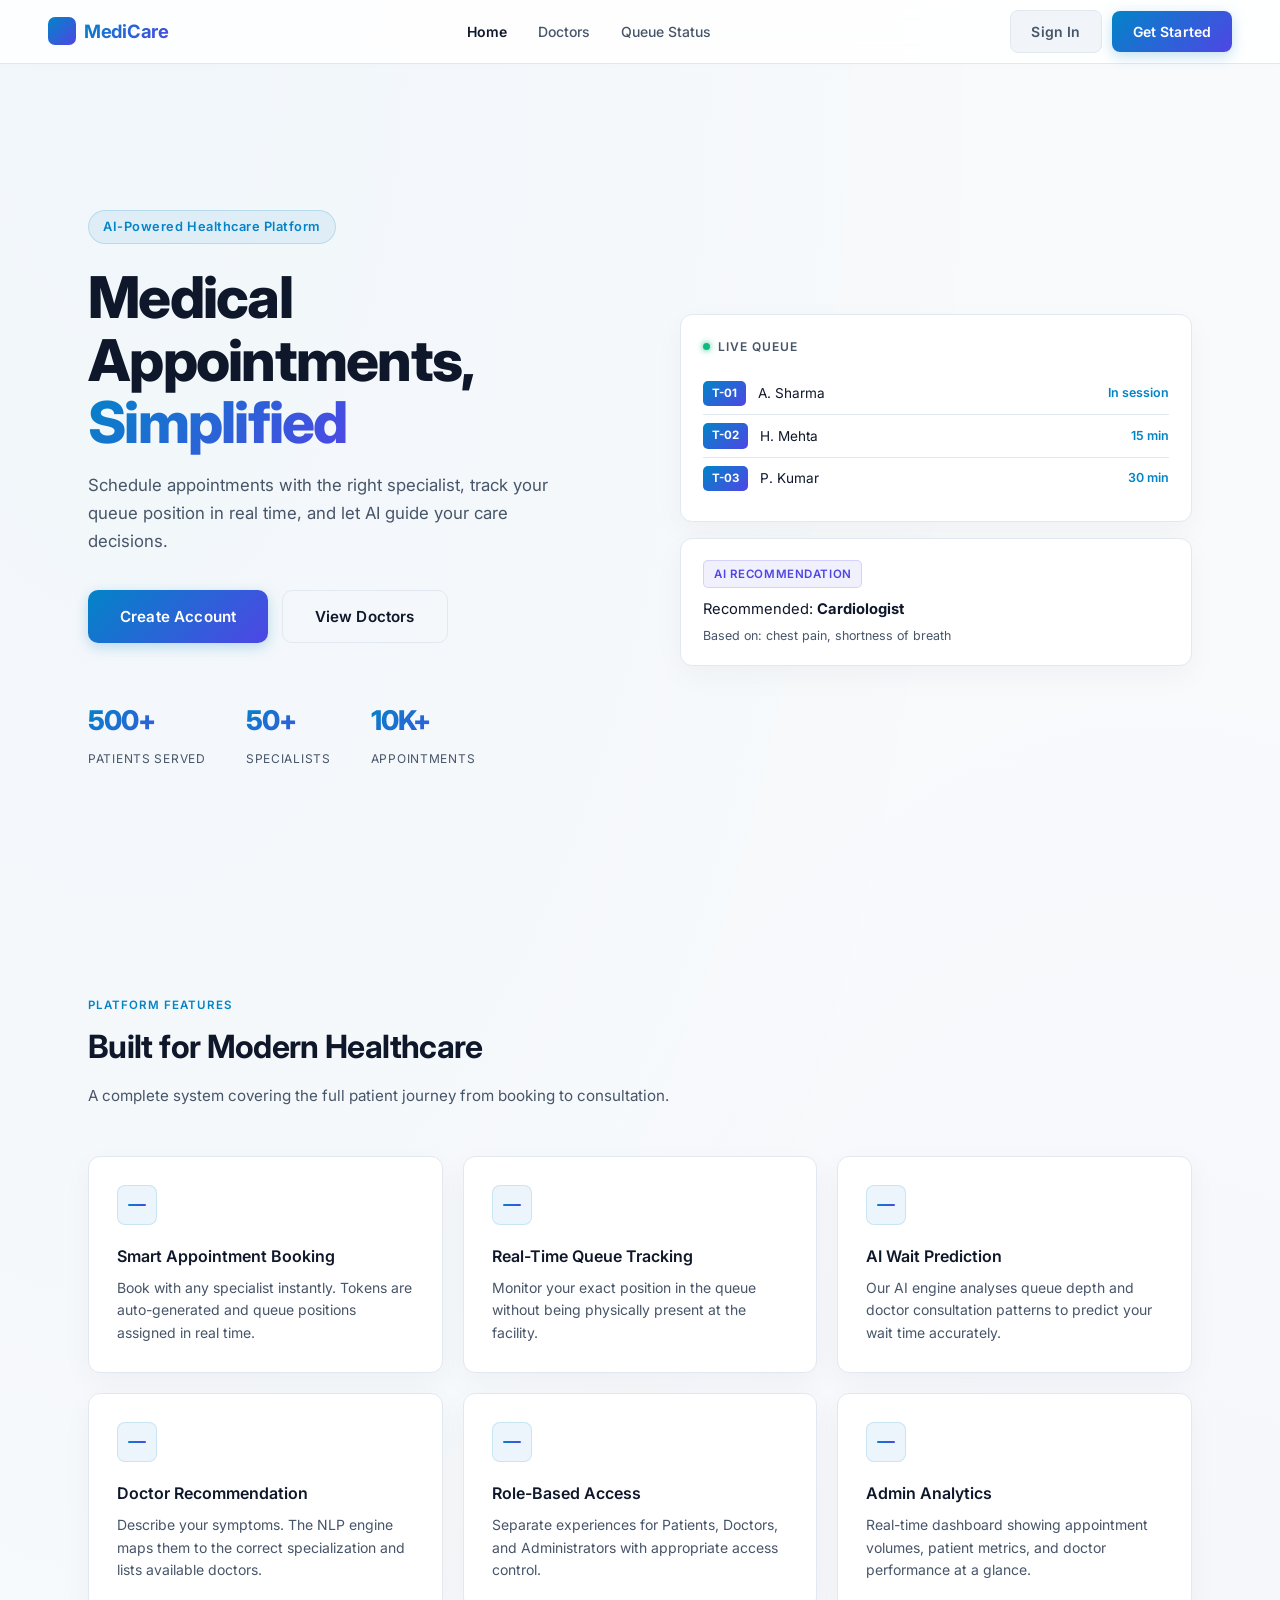
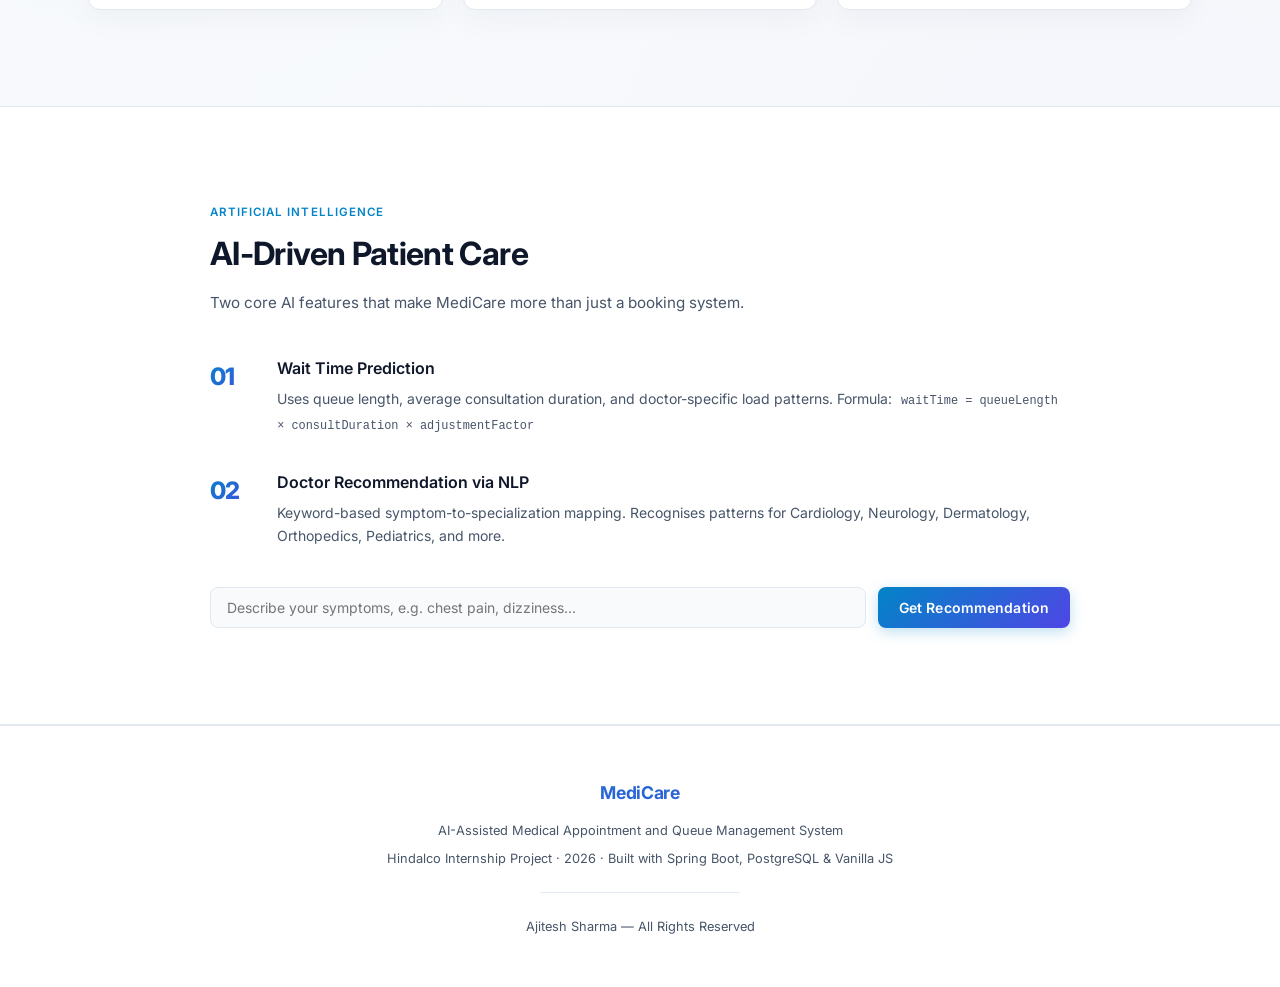
<file: frontend/index.html>
<!DOCTYPE html>
<html lang="en">
<head>
    <meta charset="UTF-8">
    <meta name="viewport" content="width=device-width, initial-scale=1.0">
    <title>MediCare – AI Medical Appointment System</title>
    <meta name="description" content="AI-Assisted Medical Appointment and Queue Management System. Book appointments, track queues, and get AI-powered doctor recommendations.">
    <link rel="preconnect" href="https://fonts.googleapis.com">
    <link href="https://fonts.googleapis.com/css2?family=Inter:wght@300;400;500;600;700;800&display=swap" rel="stylesheet">
    <link rel="stylesheet" href="styles.css">
</head>
<body>

<nav class="navbar">
    <div class="nav-brand">
        <div class="nav-brand-mark"></div>
        <span class="nav-title">MediCare</span>
    </div>
    <ul class="nav-links">
        <li><a href="index.html" class="nav-link active">Home</a></li>
        <li><a href="doctors.html" class="nav-link">Doctors</a></li>
        <li><a href="queue.html" class="nav-link">Queue Status</a></li>
    </ul>
    <div class="nav-actions">
        <a href="login.html" class="btn btn-ghost" id="loginBtn">Sign In</a>
        <a href="register.html" class="btn btn-primary">Get Started</a>
    </div>
</nav>

<!-- HERO -->
<section class="hero">
    <div class="hero-content">
        <span class="hero-eyebrow">AI-Powered Healthcare Platform</span>
        <h1 class="hero-title">Medical Appointments,<br><span class="gradient-text">Simplified</span></h1>
        <p class="hero-desc">Schedule appointments with the right specialist, track your queue position in real time, and let AI guide your care decisions.</p>
        <div class="hero-cta">
            <a href="register.html" class="btn btn-primary btn-lg">Create Account</a>
            <a href="doctors.html" class="btn btn-outline btn-lg">View Doctors</a>
        </div>
        <div class="hero-stats">
            <div>
                <span class="stat-num">500+</span>
                <span class="stat-lbl">Patients Served</span>
            </div>
            <div>
                <span class="stat-num">50+</span>
                <span class="stat-lbl">Specialists</span>
            </div>
            <div>
                <span class="stat-num">10K+</span>
                <span class="stat-lbl">Appointments</span>
            </div>
        </div>
    </div>

    <div class="hero-panel">
        <!-- Live queue preview -->
        <div class="card panel-card">
            <div class="panel-title">
                <span class="live-dot"></span>
                Live Queue
            </div>
            <div class="queue-row">
                <span class="token-chip">T-01</span>
                <span class="queue-name">A. Sharma</span>
                <span class="queue-wait">In session</span>
            </div>
            <div class="queue-row">
                <span class="token-chip">T-02</span>
                <span class="queue-name">H. Mehta</span>
                <span class="queue-wait">15 min</span>
            </div>
            <div class="queue-row">
                <span class="token-chip">T-03</span>
                <span class="queue-name">P. Kumar</span>
                <span class="queue-wait">30 min</span>
            </div>
        </div>

        <!-- AI recommendation preview -->
        <div class="card ai-panel">
            <span class="ai-tag">AI Recommendation</span>
            <div class="ai-rec">Recommended: <strong>Cardiologist</strong></div>
            <div class="ai-sub">Based on: chest pain, shortness of breath</div>
        </div>
    </div>
</section>

<!-- FEATURES -->
<section class="section">
    <div class="section-header">
        <span class="label">Platform Features</span>
        <h2 class="section-title">Built for Modern Healthcare</h2>
        <p class="section-desc">A complete system covering the full patient journey from booking to consultation.</p>
    </div>
    <div class="features-grid">
        <div class="card feature-card">
            <div class="feature-icon-wrap"><div class="feature-icon-line"></div></div>
            <div class="feature-title">Smart Appointment Booking</div>
            <p class="feature-desc">Book with any specialist instantly. Tokens are auto-generated and queue positions assigned in real time.</p>
        </div>
        <div class="card feature-card">
            <div class="feature-icon-wrap"><div class="feature-icon-line"></div></div>
            <div class="feature-title">Real-Time Queue Tracking</div>
            <p class="feature-desc">Monitor your exact position in the queue without being physically present at the facility.</p>
        </div>
        <div class="card feature-card">
            <div class="feature-icon-wrap"><div class="feature-icon-line"></div></div>
            <div class="feature-title">AI Wait Prediction</div>
            <p class="feature-desc">Our AI engine analyses queue depth and doctor consultation patterns to predict your wait time accurately.</p>
        </div>
        <div class="card feature-card">
            <div class="feature-icon-wrap"><div class="feature-icon-line"></div></div>
            <div class="feature-title">Doctor Recommendation</div>
            <p class="feature-desc">Describe your symptoms. The NLP engine maps them to the correct specialization and lists available doctors.</p>
        </div>
        <div class="card feature-card">
            <div class="feature-icon-wrap"><div class="feature-icon-line"></div></div>
            <div class="feature-title">Role-Based Access</div>
            <p class="feature-desc">Separate experiences for Patients, Doctors, and Administrators with appropriate access control.</p>
        </div>
        <div class="card feature-card">
            <div class="feature-icon-wrap"><div class="feature-icon-line"></div></div>
            <div class="feature-title">Admin Analytics</div>
            <p class="feature-desc">Real-time dashboard showing appointment volumes, patient metrics, and doctor performance at a glance.</p>
        </div>
    </div>
</section>

<!-- AI SECTION -->
<section class="ai-section">
    <div class="ai-inner">
        <span class="label">Artificial Intelligence</span>
        <h2 class="section-title" style="margin-bottom:0.6rem">AI-Driven Patient Care</h2>
        <p class="section-desc" style="margin-bottom:2.5rem">Two core AI features that make MediCare more than just a booking system.</p>

        <div class="ai-points">
            <div class="ai-point">
                <div class="ai-num">01</div>
                <div>
                    <div class="ai-point-title">Wait Time Prediction</div>
                    <p class="ai-point-desc">Uses queue length, average consultation duration, and doctor-specific load patterns. Formula: <code style="background:rgba(255,255,255,0.05);padding:0.1em 0.4em;border-radius:4px;font-size:0.85em">waitTime = queueLength × consultDuration × adjustmentFactor</code></p>
                </div>
            </div>
            <div class="ai-point">
                <div class="ai-num">02</div>
                <div>
                    <div class="ai-point-title">Doctor Recommendation via NLP</div>
                    <p class="ai-point-desc">Keyword-based symptom-to-specialization mapping. Recognises patterns for Cardiology, Neurology, Dermatology, Orthopedics, Pediatrics, and more.</p>
                </div>
            </div>
        </div>

        <div class="symptom-bar">
            <input type="text" id="symptomInput" class="symptom-input" placeholder="Describe your symptoms, e.g. chest pain, dizziness...">
            <button class="btn btn-primary" onclick="demoRecommend()">Get Recommendation</button>
        </div>
        <div id="recResult" class="rec-result" style="display:none"></div>
    </div>
</section>

<footer class="footer">
    <div class="footer-brand">MediCare</div>
    <p>AI-Assisted Medical Appointment and Queue Management System</p>
    <p>Hindalco Internship Project · 2026 · Built with Spring Boot, PostgreSQL &amp; Vanilla JS</p>
    <div class="divider" style="max-width:200px;margin:1.2rem auto"></div>
    <p>Ajitesh Sharma &mdash; All Rights Reserved</p>
</footer>

<script src="app.js"></script>
<script>
function demoRecommend() {
    const sym = document.getElementById('symptomInput').value.trim();
    const res = document.getElementById('recResult');
    if (!sym) return;
    const map = [
        ['chest|heart|cardiac|palpitation', 'Cardiology'],
        ['headache|brain|neuro|seizure|dizzy', 'Neurology'],
        ['bone|joint|fracture|spine|ortho', 'Orthopedics'],
        ['skin|rash|acne|itch|derma', 'Dermatology'],
        ['child|infant|pediatric|baby', 'Pediatrics'],
        ['eye|vision|ophthal', 'Ophthalmology'],
        ['teeth|dental|tooth|gum', 'Dentistry'],
        ['stomach|gastro|digestion|abdomen|bowel', 'Gastroenterology'],
        ['kidney|bladder|urology', 'Urology'],
    ];
    const lower = sym.toLowerCase();
    let spec = 'General Medicine';
    for (const [pattern, s] of map) {
        if (new RegExp(pattern).test(lower)) { spec = s; break; }
    }
    res.innerHTML = `Recommended specialization: <strong>${spec}</strong>`;
    res.style.display = 'block';
}
</script>
</body>
</html>
</file>
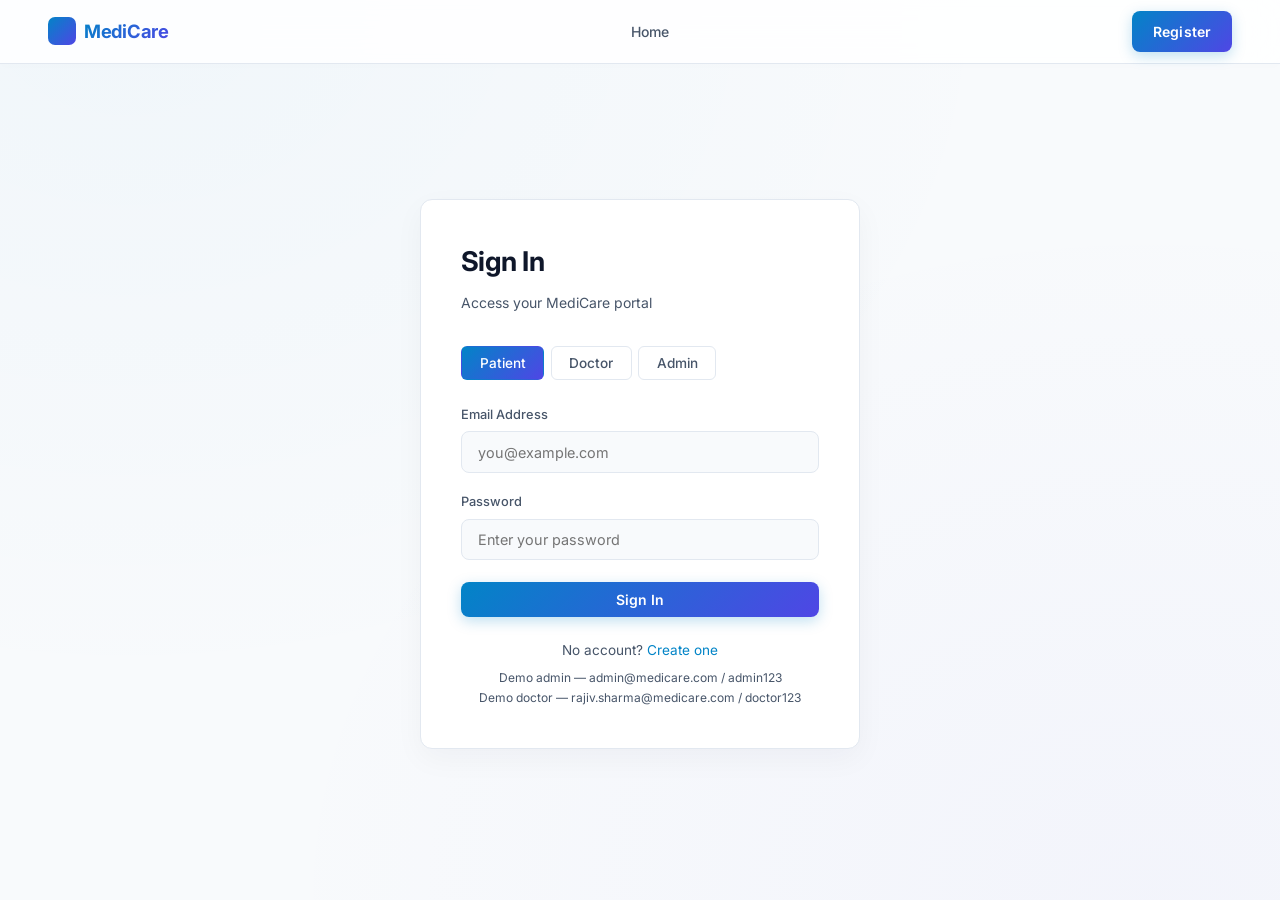
<file: frontend/admin.html>
<!DOCTYPE html>
<html lang="en">
<head>
    <meta charset="UTF-8">
    <meta name="viewport" content="width=device-width, initial-scale=1.0">
    <title>Admin Dashboard – MediCare</title>
    <link rel="preconnect" href="https://fonts.googleapis.com">
    <link href="https://fonts.googleapis.com/css2?family=Inter:wght@300;400;500;600;700;800&display=swap" rel="stylesheet">
    <link rel="stylesheet" href="styles.css">
</head>
<body>
<div class="dash-layout">

    <!-- Sidebar -->
    <aside class="sidebar">
        <div class="sidebar-brand">
            <div class="sidebar-brand-mark"></div>
            <span class="sidebar-brand-name">Admin Panel</span>
        </div>
        <nav class="sidebar-nav">
            <span class="sidebar-section-label">Manage</span>
            <button class="sidebar-btn active" id="nav-overview"     onclick="showSection('overview')">Dashboard</button>
            <button class="sidebar-btn"         id="nav-patients"    onclick="showSection('patients')">Patients</button>
            <button class="sidebar-btn"         id="nav-doctors"     onclick="showSection('doctors')">Doctors</button>
            <button class="sidebar-btn"         id="nav-appointments" onclick="showSection('appointments')">Appointments</button>
            <button class="sidebar-btn"         id="nav-queue"       onclick="showSection('queue')">Live Queue</button>
            <span class="sidebar-section-label" style="margin-top:0.5rem">Actions</span>
            <button class="sidebar-btn"         id="nav-addDoctor"   onclick="showSection('addDoctor')">Add Doctor</button>
        </nav>
        <div class="sidebar-footer">
            <div class="sidebar-user" id="adminUser">Loading...</div>
            <button class="sidebar-btn" onclick="logout()" style="color:var(--danger)">Sign Out</button>
        </div>
    </aside>

    <!-- Main -->
    <main class="dash-main">

        <!-- OVERVIEW -->
        <div id="section-overview" class="fade-in">
            <div class="dash-header">
                <h1 class="dash-title">Dashboard</h1>
                <p class="dash-subtitle">System-wide analytics and controls</p>
            </div>
            <div class="stats-grid">
                <div class="card stat-card">
                    <div class="stat-card-icon">
                        <svg class="icon" viewBox="0 0 24 24"><path d="M20 21v-2a4 4 0 0 0-4-4H8a4 4 0 0 0-4 4v2"/><circle cx="12" cy="7" r="4"/></svg>
                    </div>
                    <div class="stat-card-val" id="totalPatients">—</div>
                    <div class="stat-card-label">Total Patients</div>
                </div>
                <div class="card stat-card">
                    <div class="stat-card-icon">
                        <svg class="icon" viewBox="0 0 24 24"><path d="M22 12h-4l-3 9L9 3l-3 9H2"/></svg>
                    </div>
                    <div class="stat-card-val" id="totalDoctors">—</div>
                    <div class="stat-card-label">Doctors</div>
                </div>
                <div class="card stat-card">
                    <div class="stat-card-icon">
                        <svg class="icon" viewBox="0 0 24 24"><rect x="3" y="4" width="18" height="18" rx="2"/><line x1="16" y1="2" x2="16" y2="6"/><line x1="8" y1="2" x2="8" y2="6"/><line x1="3" y1="10" x2="21" y2="10"/></svg>
                    </div>
                    <div class="stat-card-val" id="totalAppts">—</div>
                    <div class="stat-card-label">Total Appointments</div>
                </div>
                <div class="card stat-card">
                    <div class="stat-card-icon">
                        <svg class="icon" viewBox="0 0 24 24"><circle cx="12" cy="12" r="10"/><polyline points="12 6 12 12 16 14"/></svg>
                    </div>
                    <div class="stat-card-val" id="todayAppts">—</div>
                    <div class="stat-card-label">Today's Appointments</div>
                </div>
            </div>
            <div style="display:flex;gap:0.75rem;flex-wrap:wrap">
                <button class="btn btn-primary" onclick="showSection('addDoctor')">Add Doctor</button>
                <button class="btn btn-outline" onclick="showSection('appointments')">View Appointments</button>
                <button class="btn btn-outline" onclick="showSection('queue')">Live Queue</button>
            </div>
        </div>

        <!-- PATIENTS -->
        <div id="section-patients" style="display:none" class="fade-in">
            <div class="dash-header">
                <h1 class="dash-title">Patients</h1>
                <p class="dash-subtitle">All registered patients</p>
            </div>
            <div class="table-wrap">
                <table>
                    <thead><tr><th>ID</th><th>Name</th><th>Email</th><th>Phone</th><th>Gender</th><th>Date of Birth</th></tr></thead>
                    <tbody id="patientsTable"><tr><td colspan="6" style="text-align:center;padding:2rem;color:var(--text-secondary)">Loading...</td></tr></tbody>
                </table>
            </div>
        </div>

        <!-- DOCTORS -->
        <div id="section-doctors" style="display:none" class="fade-in">
            <div class="dash-header">
                <h1 class="dash-title">Doctors</h1>
                <p class="dash-subtitle">All registered medical staff</p>
            </div>
            <div class="table-wrap">
                <table>
                    <thead><tr><th>ID</th><th>Name</th><th>Specialization</th><th>Email</th><th>Experience</th><th>Consult Time</th><th>Action</th></tr></thead>
                    <tbody id="doctorsTable"><tr><td colspan="7" style="text-align:center;padding:2rem;color:var(--text-secondary)">Loading...</td></tr></tbody>
                </table>
            </div>
        </div>

        <!-- APPOINTMENTS -->
        <div id="section-appointments" style="display:none" class="fade-in">
            <div class="dash-header">
                <h1 class="dash-title">Appointments</h1>
                <p class="dash-subtitle">All appointments across the system</p>
            </div>
            <div class="table-wrap">
                <table>
                    <thead><tr><th>ID</th><th>Patient</th><th>Doctor</th><th>Date & Time</th><th>Status</th><th>Triage Flag</th><th>Token</th><th>Update Status</th></tr></thead>
                    <tbody id="allApptsTable"><tr><td colspan="8" style="text-align:center;padding:2rem;color:var(--text-secondary)">Loading...</td></tr></tbody>
                </table>
            </div>
        </div>

        <!-- QUEUE -->
        <div id="section-queue" style="display:none" class="fade-in">
            <div class="dash-header">
                <h1 class="dash-title">Live Queue</h1>
                <p class="dash-subtitle">Patients currently waiting</p>
            </div>
            <div class="table-wrap">
                <table>
                    <thead><tr><th>Queue ID</th><th>Token</th><th>Patient</th><th>Doctor</th><th>Position</th><th>Est. Wait</th><th>Status</th></tr></thead>
                    <tbody id="queueTable"><tr><td colspan="7" style="text-align:center;padding:2rem;color:var(--text-secondary)">Loading...</td></tr></tbody>
                </table>
            </div>
        </div>

        <!-- ADD DOCTOR -->
        <div id="section-addDoctor" style="display:none" class="fade-in">
            <div class="dash-header">
                <h1 class="dash-title">Add Doctor</h1>
                <p class="dash-subtitle">Register a new doctor in the system</p>
            </div>
            <div class="card" style="padding:2rem;max-width:560px">
                <div id="addDoctorAlert" style="display:none"></div>
                <form onsubmit="addDoctor(event)">
                    <div class="field-row">
                        <div class="field">
                            <label class="field-label">Full Name</label>
                            <input type="text" id="docName" class="field-input" placeholder="Dr. Full Name" required>
                        </div>
                        <div class="field">
                            <label class="field-label">Email</label>
                            <input type="email" id="docEmail" class="field-input" placeholder="doctor@hospital.com" required>
                        </div>
                    </div>
                    <div class="field-row">
                        <div class="field">
                            <label class="field-label">Phone</label>
                            <input type="tel" id="docPhone" class="field-input" placeholder="9876543210">
                        </div>
                        <div class="field">
                            <label class="field-label">Qualification</label>
                            <input type="text" id="docQual" class="field-input" placeholder="MBBS, MD">
                        </div>
                    </div>
                    <div class="field-row">
                        <div class="field">
                            <label class="field-label">Specialization</label>
                            <select id="docSpec" class="field-select" required>
                                <option value="">Select specialization</option>
                            </select>
                        </div>
                        <div class="field">
                            <label class="field-label">Experience (years)</label>
                            <input type="number" id="docExp" class="field-input" placeholder="5" min="0">
                        </div>
                    </div>
                    <div class="field">
                        <label class="field-label">Consultation Duration (minutes)</label>
                        <input type="number" id="docConsult" class="field-input" value="15" min="5">
                    </div>
                    <button type="submit" class="btn btn-primary btn-full" id="addDocBtn">Add Doctor</button>
                </form>
            </div>
        </div>

    </main>
</div>

<script src="app.js"></script>
<script>
const user = Session.getUser();
if (!user || user.role !== 'ADMIN') window.location.href = 'login.html';
document.getElementById('adminUser').textContent = user.name;

function showSection(sec) {
    document.querySelectorAll('[id^="section-"]').forEach(el => el.style.display = 'none');
    document.getElementById('section-' + sec).style.display = 'block';
    document.querySelectorAll('.sidebar-btn').forEach(el => el.classList.remove('active'));
    document.getElementById('nav-' + sec).classList.add('active');
    const actions = {
        overview: loadStats, patients: loadPatients,
        doctors: loadDoctors, appointments: loadAppointments,
        queue: loadQueue, addDoctor: loadSpecsForForm
    };
    if (actions[sec]) actions[sec]();
}

async function loadStats() {
    try {
        const d = await Api.get('/admin/dashboard/stats');
        if (d.success) {
            document.getElementById('totalPatients').textContent = d.data.totalPatients;
            document.getElementById('totalDoctors').textContent  = d.data.totalDoctors;
            document.getElementById('totalAppts').textContent    = d.data.totalAppointments;
            document.getElementById('todayAppts').textContent    = d.data.appointmentsToday;
        }
    } catch {}
}

async function loadPatients() {
    try {
        const d = await Api.get('/patients');
        const rows = (d.data || []).map(p => `
            <tr>
                <td>#${p.patientId}</td>
                <td style="color:var(--text-primary);font-weight:600">${p.name}</td>
                <td>${p.email}</td>
                <td>${p.phone || '—'}</td>
                <td>${p.gender || '—'}</td>
                <td>${formatDate(p.dateOfBirth) || '—'}</td>
            </tr>`).join('');
        document.getElementById('patientsTable').innerHTML = rows ||
            '<tr><td colspan="6" style="text-align:center;color:var(--text-secondary)">No patients found</td></tr>';
    } catch {}
}

async function loadDoctors() {
    try {
        const d = await Api.get('/doctors');
        const rows = (d.data || []).map(doc => `
            <tr>
                <td>#${doc.doctorId}</td>
                <td style="color:var(--text-primary);font-weight:600">${doc.name}</td>
                <td><span class="text-accent">${doc.specializationName || '—'}</span></td>
                <td>${doc.email}</td>
                <td>${doc.experienceYears ?? '—'} yrs</td>
                <td>${doc.consultationDuration || 15} min</td>
                <td><button class="btn btn-danger btn-sm" onclick="deleteDoctor(${doc.doctorId})">Remove</button></td>
            </tr>`).join('');
        document.getElementById('doctorsTable').innerHTML = rows ||
            '<tr><td colspan="7" style="text-align:center;color:var(--text-secondary)">No doctors found</td></tr>';
    } catch {}
}

async function deleteDoctor(id) {
    if (!confirm('Remove this doctor from the system?')) return;
    try {
        await fetch(`${API_BASE}/doctors/${id}`, { method: 'DELETE' });
        showToast('Doctor deleted successfully', 'success');
        loadDoctors();
    } catch {
        showToast('Error deleting doctor', 'error');
    }
}

async function loadAppointments() {
    try {
        const d = await Api.get('/appointments');
        const rows = (d.data || []).map(a => {
            const isHighPriority = a.triagePriority === 'High';
            const triageBadge = isHighPriority 
                ? '<span class="badge badge-priority-high">⚠️ HIGH PRIORITY</span>'
                : `<span class="badge badge-priority-low">${a.triagePriority || 'Low'}</span>`;
                
            return `
            <tr>
                <td>#${a.appointmentId}</td>
                <td style="color:var(--text-primary);font-weight:600">${a.patientName}</td>
                <td>${a.doctorName}</td>
                <td>
                    <div>${formatDate(a.appointmentDate)}</div>
                    <div style="font-size:0.75rem;color:var(--text-secondary)">${a.appointmentTime || 'Standard walk-in'}</div>
                </td>
                <td>${statusBadge(a.status)}</td>
                <td>${triageBadge}</td>
                <td><span class="badge badge-token">T-${String(a.tokenNumber || '—').padStart(2,'0')}</span></td>
                <td>
                    <select class="field-select" style="padding:0.3rem 0.5rem;font-size:0.78rem" onchange="updateStatus(${a.appointmentId}, this.value)">
                        <option value="">Change</option>
                        <option value="BOOKED">Booked</option>
                        <option value="COMPLETED">Completed</option>
                        <option value="CANCELLED">Cancelled</option>
                    </select>
                </td>
            </tr>`;
        }).join('');
        document.getElementById('allApptsTable').innerHTML = rows ||
            '<tr><td colspan="8" style="text-align:center;color:var(--text-secondary)">No appointments</td></tr>';
    } catch {}
}

async function updateStatus(id, status) {
    if (!status) return;
    try {
        await Api.put('/appointments/' + id + '/status', { status });
        showToast('Status updated to ' + status, 'success');
        loadAppointments();
    } catch {}
}

async function loadQueue() {
    try {
        const d = await Api.get('/queue/waiting');
        const rows = (d.data || []).map(q => `
            <tr>
                <td>#${q.queueId}</td>
                <td><span class="badge badge-token">T-${String(q.tokenNumber).padStart(2,'0')}</span></td>
                <td style="color:var(--text-primary);font-weight:600">${q.patientName}</td>
                <td>${q.doctorName}</td>
                <td>#${q.queuePosition}</td>
                <td>${q.estimatedWaitMinutes ?? '—'} min</td>
                <td>${statusBadge(q.queueStatus)}</td>
            </tr>`).join('');
        document.getElementById('queueTable').innerHTML = rows ||
            '<tr><td colspan="7" style="text-align:center;color:var(--text-secondary)">Queue is empty</td></tr>';
    } catch {}
}

async function loadSpecsForForm() {
    try {
        const specs = await Api.get('/specializations');
        const sel   = document.getElementById('docSpec');
        sel.innerHTML = '<option value="">Select specialization</option>';
        (specs || []).forEach(s => sel.innerHTML += `<option value="${s.specializationId}">${s.name}</option>`);
    } catch {}
}

async function addDoctor(e) {
    e.preventDefault();
    const alertDiv = document.getElementById('addDoctorAlert');
    alertDiv.style.display = 'none';
    setLoading('addDocBtn', true);
    try {
        const data = await Api.post('/doctors', {
            name:                document.getElementById('docName').value,
            email:               document.getElementById('docEmail').value,
            phone:               document.getElementById('docPhone').value,
            qualification:       document.getElementById('docQual').value,
            specializationId:    parseInt(document.getElementById('docSpec').value),
            experienceYears:     parseInt(document.getElementById('docExp').value) || null,
            consultationDuration: parseInt(document.getElementById('docConsult').value) || 15
        });
        if (data.success) {
            alertDiv.className  = 'alert alert-success';
            alertDiv.textContent = 'Doctor added successfully.';
            alertDiv.style.display = 'block';
            showToast('Doctor added', 'success');
            e.target.reset();
        } else {
            alertDiv.className  = 'alert alert-error';
            alertDiv.textContent = data.message;
            alertDiv.style.display = 'block';
        }
    } catch {
        alertDiv.className  = 'alert alert-error';
        alertDiv.textContent = 'Connection error.';
        alertDiv.style.display = 'block';
    }
    setLoading('addDocBtn', false);
}

function logout() { Session.clear(); window.location.href = 'index.html'; }

loadStats();
</script>
</body>
</html>
</file>
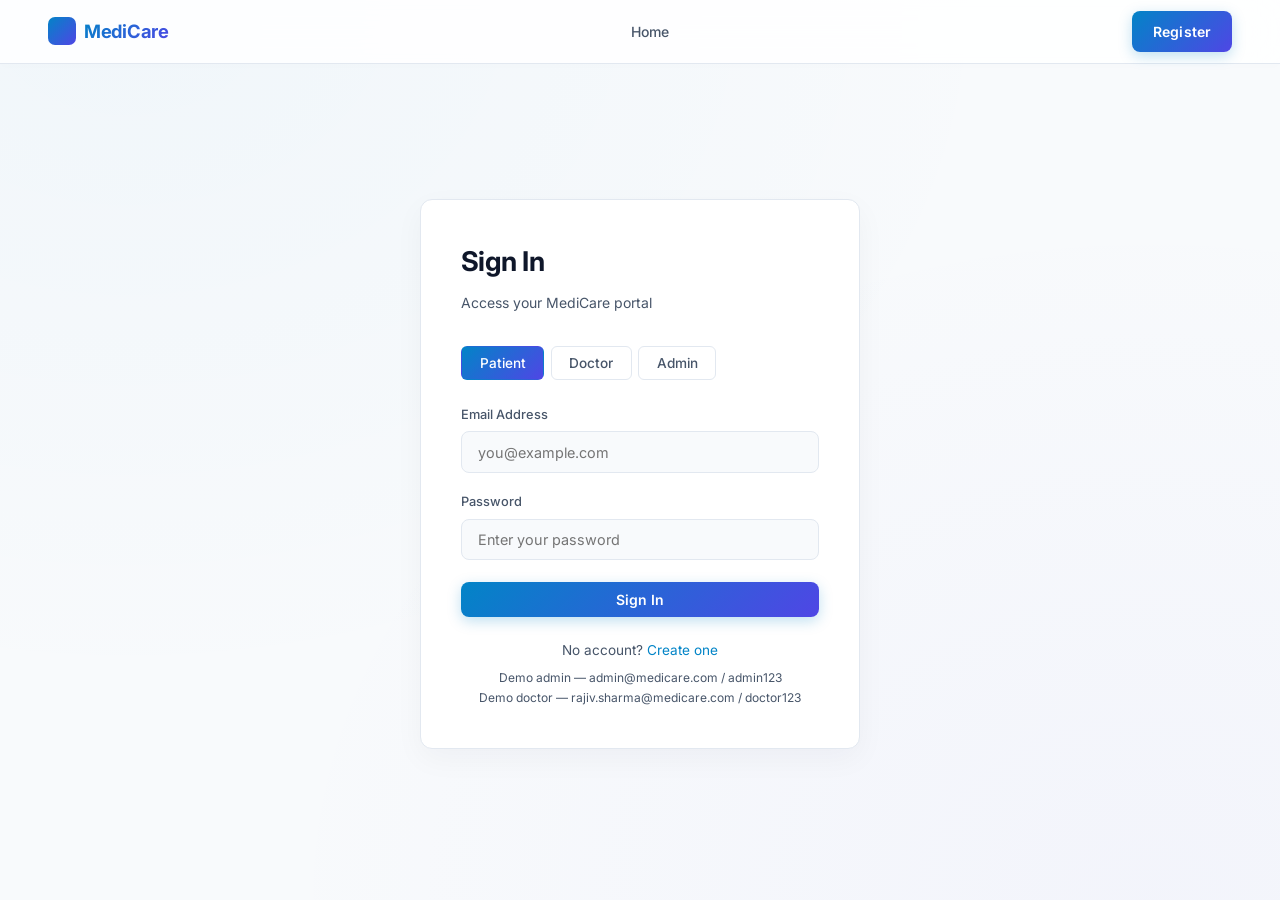
<file: frontend/dashboard.html>
<!DOCTYPE html>
<html lang="en">
<head>
    <meta charset="UTF-8">
    <meta name="viewport" content="width=device-width, initial-scale=1.0">
    <title>Patient Dashboard – MediCare</title>
    <link rel="preconnect" href="https://fonts.googleapis.com">
    <link href="https://fonts.googleapis.com/css2?family=Inter:wght@300;400;500;600;700;800&display=swap" rel="stylesheet">
    <link rel="stylesheet" href="styles.css">
</head>
<body>
<div class="dash-layout">

    <!-- Sidebar -->
    <aside class="sidebar">
        <div class="sidebar-brand">
            <div class="sidebar-brand-mark"></div>
            <span class="sidebar-brand-name">MediCare</span>
        </div>
        <nav class="sidebar-nav">
            <span class="sidebar-section-label">Navigation</span>
            <button class="sidebar-btn active" id="nav-overview" onclick="showSection('overview')">Overview</button>
            <button class="sidebar-btn" id="nav-book" onclick="showSection('book')">Book Appointment</button>
            <button class="sidebar-btn" id="nav-appointments" onclick="showSection('appointments')">My Appointments</button>
            <button class="sidebar-btn" id="nav-recommend" onclick="showSection('recommend')">AI Symptom Assistant</button>
        </nav>
        <div class="sidebar-footer">
            <div class="sidebar-user" id="sidebarUser">Loading...</div>
            <button class="sidebar-btn" onclick="logout()" style="color:var(--danger)">Sign Out</button>
        </div>
    </aside>

    <!-- Main content -->
    <main class="dash-main">

        <!-- OVERVIEW -->
        <div id="section-overview" class="fade-in">
            <div class="dash-header">
                <h1 class="dash-title">Overview</h1>
                <p class="dash-subtitle" id="welcomeMsg">Loading your dashboard...</p>
            </div>
            
            <!-- Dynamic Auto-updating Live Queue Status Card -->
            <div class="card fade-in" id="liveQueueWidget" style="display:none; margin-bottom: 2rem; background: linear-gradient(135deg, #3b82f6, #06b6d4); color: white; padding: 1.5rem; border-radius: 12px; border: none; box-shadow: var(--shadow);">
                <div style="display:flex; justify-content:space-between; align-items:center; flex-wrap:wrap; gap:1rem;">
                    <div>
                        <div style="font-size:0.75rem; font-weight:600; text-transform:uppercase; letter-spacing:0.05em; opacity:0.9;">Your Active Appointment Queue</div>
                        <h3 style="font-size:1.3rem; font-weight:700; margin:0.4rem 0 0.2rem 0; color:white;" id="lqDoctorName">—</h3>
                        <div style="font-size:0.85rem; opacity:0.85;" id="lqDateTime">—</div>
                    </div>
                    <div>
                        <span class="badge" style="background:rgba(255,255,255,0.25); color:white; font-size:1.1rem; padding:0.4rem 0.8rem; border-radius:30px; font-weight:800; border:1px solid rgba(255,255,255,0.1);" id="lqToken">—</span>
                    </div>
                </div>
                <div style="display:grid; grid-template-columns:1fr 1fr; gap:1rem; margin-top:1.2rem; border-top:1px solid rgba(255,255,255,0.2); padding-top:1rem;">
                    <div>
                        <div style="font-size:0.75rem; opacity:0.85;">Current Queue Position</div>
                        <strong style="font-size:1.6rem; font-weight:800;" id="lqPosition">—</strong>
                    </div>
                    <div>
                        <div style="font-size:0.75rem; opacity:0.85;">Estimated Wait Time</div>
                        <strong style="font-size:1.6rem; font-weight:800;" id="lqWait">—</strong>
                    </div>
                </div>
            </div>

            <div class="stats-grid">
                <div class="card stat-card">
                    <div class="stat-card-icon">
                        <svg class="icon" viewBox="0 0 24 24"><rect x="3" y="4" width="18" height="18" rx="2"/><line x1="16" y1="2" x2="16" y2="6"/><line x1="8" y1="2" x2="8" y2="6"/><line x1="3" y1="10" x2="21" y2="10"/></svg>
                    </div>
                    <div class="stat-card-val" id="totalAppts">—</div>
                    <div class="stat-card-label">Total Appointments</div>
                </div>
                <div class="card stat-card">
                    <div class="stat-card-icon">
                        <svg class="icon" viewBox="0 0 24 24"><polyline points="20 6 9 17 4 12"/></svg>
                    </div>
                    <div class="stat-card-val" id="completedAppts">—</div>
                    <div class="stat-card-label">Completed</div>
                </div>
                <div class="card stat-card">
                    <div class="stat-card-icon">
                        <svg class="icon" viewBox="0 0 24 24"><circle cx="12" cy="12" r="10"/><polyline points="12 6 12 12 16 14"/></svg>
                    </div>
                    <div class="stat-card-val" id="upcomingAppts">—</div>
                    <div class="stat-card-label">Upcoming</div>
                </div>
            </div>

            <h2 style="font-size:1rem;font-weight:600;color:var(--text-secondary);margin-bottom:1rem;text-transform:uppercase;letter-spacing:0.06em">Recent Appointments</h2>
            <div class="table-wrap">
                <table>
                    <thead>
                        <tr>
                            <th>Doctor</th>
                            <th>Specialization</th>
                            <th>Date & Time</th>
                            <th>Status</th>
                            <th>Diagnostics / prescription</th>
                            <th>Token</th>
                        </tr>
                    </thead>
                    <tbody id="recentTable">
                        <tr><td colspan="6" style="text-align:center;padding:2rem;color:var(--text-secondary)">Loading...</td></tr>
                    </tbody>
                </table>
            </div>
        </div>

        <!-- BOOK APPOINTMENT -->
        <div id="section-book" style="display:none" class="fade-in">
            <div class="dash-header">
                <h1 class="dash-title">Book Appointment</h1>
                <p class="dash-subtitle">Select a doctor, preferred date and choose an available time slot.</p>
            </div>
            <div class="card" style="padding:2rem;max-width:560px">
                <div id="bookAlert" style="display:none"></div>
                <form onsubmit="bookAppointment(event)">
                    <div class="field">
                        <label class="field-label">Filter by Specialization</label>
                        <select id="specSelect" class="field-select" onchange="loadDoctorsBySpec()">
                            <option value="">All Specializations</option>
                        </select>
                    </div>
                    <div class="field">
                        <label class="field-label">Doctor <span style="color:var(--danger)">*</span></label>
                        <select id="doctorSelect" class="field-select" onchange="onDoctorOrDateChange()" required>
                            <option value="">Select a doctor</option>
                        </select>
                    </div>
                    <div class="field">
                        <label class="field-label">Appointment Date <span style="color:var(--danger)">*</span></label>
                        <input type="date" id="apptDate" class="field-input" onchange="onDoctorOrDateChange()" required>
                    </div>
                    
                    <!-- Availability Slots Badge Selector -->
                    <div class="field" id="slotsField" style="display:none">
                        <label class="field-label">Select Available Time Slot <span style="color:var(--text-muted)">(Optional)</span></label>
                        <div class="slots-container" id="slotsContainer"></div>
                        <input type="hidden" id="selectedAvailabilityId">
                    </div>

                    <div class="field">
                        <label class="field-label">Reason / Symptoms</label>
                        <textarea id="apptReason" class="field-textarea" placeholder="Briefly describe your symptoms or reason for this visit..."></textarea>
                    </div>
                    <button type="submit" class="btn btn-primary btn-full" id="bookBtn">Confirm Booking</button>
                </form>
            </div>

            <div id="tokenResult" style="display:none;margin-top:1.5rem;max-width:380px">
                <div class="card token-card fade-in">
                    <div style="font-size:0.8rem;font-weight:600;letter-spacing:0.05em;text-transform:uppercase;color:var(--success);margin-bottom:0.75rem">Booking Confirmed</div>
                    <div class="token-number" id="resToken">—</div>
                    <div class="token-lbl">Queue Token</div>
                    <div class="token-meta">
                        <div>
                            <div class="token-meta-val" id="resPos">—</div>
                            <div class="token-meta-key">Queue Position</div>
                        </div>
                        <div>
                            <div class="token-meta-val" id="resWait">—</div>
                            <div class="token-meta-key">Est. Wait (min)</div>
                        </div>
                    </div>
                    <div style="margin-top:1rem;font-size:0.75rem;color:var(--text-secondary)" id="resApptId"></div>
                </div>
            </div>
        </div>

        <!-- MY APPOINTMENTS -->
        <div id="section-appointments" style="display:none" class="fade-in">
            <div class="dash-header">
                <h1 class="dash-title">My Appointments</h1>
                <p class="dash-subtitle">Complete appointment history</p>
            </div>
            <div class="table-wrap">
                <table>
                    <thead>
                        <tr>
                            <th>ID</th><th>Doctor</th><th>Specialization</th>
                            <th>Date & Time</th><th>Status</th><th>Diagnostics</th><th>Token</th><th>Est. Wait</th>
                        </tr>
                    </thead>
                    <tbody id="allApptTable">
                        <tr><td colspan="8" style="text-align:center;padding:2rem;color:var(--text-secondary)">Loading...</td></tr>
                    </tbody>
                </table>
            </div>
        </div>


        <!-- AI Symptom Assistant -->
        <div id="section-recommend" style="display:none" class="fade-in">
            <div class="dash-header">
                <h1 class="dash-title">AI Symptom Triage Assistant</h1>
                <p class="dash-subtitle">Describe your symptoms to receive instant triage recommendations, priority level, and slots booking.</p>
            </div>
            <div class="card" style="padding:1.75rem;max-width:580px;margin-bottom:2rem">
                <div class="field" style="margin-bottom:0">
                    <label class="field-label">What symptoms are you experiencing?</label>
                    <div style="display:flex;gap:0.75rem;flex-wrap:wrap;margin-top:0.4rem">
                        <input type="text" id="symptomText" class="field-input" placeholder="e.g. I have chest pain and shortness of breath" style="flex:1;min-width:200px">
                        <button class="btn btn-primary" onclick="analyzeSymptoms()" id="recBtn">Analyze</button>
                    </div>
                </div>
            </div>
            
            <!-- Triage Results Output -->
            <div id="aiTriageOutputCard" class="card" style="padding:1.5rem;max-width:580px;margin-bottom:2rem;display:none;">
                <h3 style="font-size:1rem;font-weight:600;margin-bottom:0.75rem;color:var(--text-primary);">AI Triage Assessment</h3>
                <div style="display:grid; grid-template-columns:1fr 1fr; gap:1rem; margin-bottom:1rem;">
                    <div>
                        <div class="field-label">Recommended Specialty</div>
                        <strong style="color:var(--accent);" id="triageSpecText">—</strong>
                    </div>
                    <div>
                        <div class="field-label">Priority Level</div>
                        <span class="badge" id="triagePriorityBadge">—</span>
                    </div>
                </div>
                <div>
                    <div class="field-label">Suggested Action</div>
                    <strong style="color:var(--text-primary);" id="triageActionText">—</strong>
                </div>
            </div>

            <div id="recDoctorsGrid" class="doctors-grid"></div>
        </div>

    </main>
</div>

<script src="app.js"></script>
<script>
const user = Session.getUser();
if (!user || user.role !== 'PATIENT') window.location.href = 'login.html';

document.getElementById('welcomeMsg').textContent = 'Good to see you, ' + user.name;
document.getElementById('sidebarUser').textContent = user.name;

// Set min date
const today = new Date().toISOString().split('T')[0];
document.getElementById('apptDate').min = today;
document.getElementById('apptDate').value = today;

let activeQueueInterval = null;

function showSection(sec) {
    if (activeQueueInterval) {
        clearInterval(activeQueueInterval);
        activeQueueInterval = null;
    }
    document.querySelectorAll('[id^="section-"]').forEach(el => el.style.display = 'none');
    document.getElementById('section-' + sec).style.display = 'block';
    document.querySelectorAll('.sidebar-btn').forEach(el => el.classList.remove('active'));
    if (document.getElementById('nav-' + sec)) {
        document.getElementById('nav-' + sec).classList.add('active');
    }
    
    if (sec === 'overview') {
        loadMyAppointments('overview');
        startLiveQueuePolling();
    }
    if (sec === 'appointments') loadMyAppointments('all');
    if (sec === 'book') loadSpecializations();
}

async function startLiveQueuePolling() {
    if (activeQueueInterval) {
        clearInterval(activeQueueInterval);
        activeQueueInterval = null;
    }
    
    try {
        const data = await Api.get('/appointments/patient/' + user.userId);
        const appts = data.data || [];
        const active = appts.find(a => a.status === 'BOOKED');
        const widget = document.getElementById('liveQueueWidget');
        
        if (active) {
            const updateWidget = async () => {
                try {
                    const qRes = await Api.get('/queue/appointment/' + active.appointmentId);
                    if (qRes.success) {
                        const q = qRes.data;
                        document.getElementById('lqDoctorName').textContent = "Dr. " + q.doctorName;
                        document.getElementById('lqDateTime').textContent = formatDate(active.appointmentDate) + " (" + (active.appointmentTime || 'Standard walk-in') + ")";
                        document.getElementById('lqToken').textContent = 'Token: T-' + pad(q.tokenNumber);
                        document.getElementById('lqPosition').textContent = q.queuePosition;
                        document.getElementById('lqWait').textContent = q.estimatedWaitMinutes != null ? q.estimatedWaitMinutes + ' min' : '—';
                        widget.style.display = 'block';
                    } else {
                        widget.style.display = 'none';
                    }
                } catch (e) {
                    // Fail silently
                }
            };
            
            await updateWidget();
            activeQueueInterval = setInterval(updateWidget, 5000);
        } else {
            widget.style.display = 'none';
        }
    } catch (err) {
        document.getElementById('liveQueueWidget').style.display = 'none';
    }
}

async function loadMyAppointments(mode) {
    try {
        const data = await Api.get('/appointments/patient/' + user.userId);
        const appts = data.data || [];
        const completed = appts.filter(a => a.status === 'COMPLETED').length;
        const upcoming  = appts.filter(a => a.status === 'BOOKED').length;
        document.getElementById('totalAppts').textContent     = appts.length;
        document.getElementById('completedAppts').textContent = completed;
        document.getElementById('upcomingAppts').textContent  = upcoming;

        const makeRow = a => `
            <tr>
                <td style="color:var(--text-primary);font-weight:600">${a.doctorName}</td>
                <td><span class="text-accent">${a.specialization || '—'}</span></td>
                <td>
                    <div>${formatDate(a.appointmentDate)}</div>
                    <div style="font-size:0.75rem;color:var(--text-secondary)">${a.appointmentTime || 'Standard walk-in'}</div>
                </td>
                <td>${statusBadge(a.status)}</td>
                <td style="font-size:0.8rem;max-width:200px;color:var(--text-secondary);font-style:italic" title="${a.diagnostics || ''}">${a.diagnostics || '—'}</td>
                <td><span class="badge badge-token">T-${pad(a.tokenNumber)}</span></td>
            </tr>`;

        if (mode === 'overview') {
            document.getElementById('recentTable').innerHTML =
                appts.slice(0,5).map(makeRow).join('') ||
                '<tr><td colspan="6" style="text-align:center;color:var(--text-secondary)">No appointments booked yet</td></tr>';
        }
        if (mode === 'all') {
            document.getElementById('allApptTable').innerHTML =
                appts.map(a => `
                    <tr>
                        <td>#${a.appointmentId}</td>
                        <td style="color:var(--text-primary);font-weight:600">${a.doctorName}</td>
                        <td>${a.specialization || '—'}</td>
                        <td>
                            <div>${formatDate(a.appointmentDate)}</div>
                            <div style="font-size:0.75rem;color:var(--text-secondary)">${a.appointmentTime || 'Standard walk-in'}</div>
                        </td>
                        <td>${statusBadge(a.status)}</td>
                        <td style="font-size:0.8rem;max-width:200px;color:var(--text-secondary);font-style:italic" title="${a.diagnostics || ''}">${a.diagnostics || '—'}</td>
                        <td><span class="badge badge-token">T-${pad(a.tokenNumber)}</span></td>
                        <td>${a.estimatedWaitMinutes != null ? a.estimatedWaitMinutes + ' min' : '—'}</td>
                    </tr>`).join('') ||
                '<tr><td colspan="8" style="text-align:center;color:var(--text-secondary)">No appointments</td></tr>';
        }
    } catch {
        const el = document.getElementById(mode === 'all' ? 'allApptTable' : 'recentTable');
        if (el) el.innerHTML = '<tr><td colspan="8" style="text-align:center;color:var(--danger)">Backend connection failure</td></tr>';
    }
}

async function loadSpecializations() {
    try {
        const specs = await Api.get('/specializations');
        const sel = document.getElementById('specSelect');
        sel.innerHTML = '<option value="">All Specializations</option>';
        (specs || []).forEach(s => sel.innerHTML += `<option value="${s.specializationId}">${s.name}</option>`);
        loadDoctorsBySpec();
    } catch {}
}

async function loadDoctorsBySpec() {
    const specId = document.getElementById('specSelect').value;
    const path   = specId ? `/doctors/specialization/${specId}` : '/doctors';
    try {
        const data    = await Api.get(path);
        const doctors = data.data || data || [];
        const sel     = document.getElementById('doctorSelect');
        sel.innerHTML = '<option value="">Select a doctor</option>';
        doctors.forEach(d => sel.innerHTML += `<option value="${d.doctorId}">${d.name} — ${d.specializationName || ''}</option>`);
        onDoctorOrDateChange();
    } catch {}
}

async function onDoctorOrDateChange() {
    const docId = document.getElementById('doctorSelect').value;
    const date = document.getElementById('apptDate').value;
    const slotsField = document.getElementById('slotsField');
    const container = document.getElementById('slotsContainer');
    
    // Reset selected availability
    document.getElementById('selectedAvailabilityId').value = '';
    
    if (!docId || !date) {
        slotsField.style.display = 'none';
        return;
    }
    
    try {
        const d = await Api.get(`/doctors/${docId}/availability?date=${date}`);
        const slots = d.data || [];
        
        // Filter out booked slots
        const unbooked = slots.filter(s => !s.isBooked);
        
        if (unbooked.length > 0) {
            slotsField.style.display = 'block';
            container.innerHTML = unbooked.map(s => `
                <div class="slot-badge" onclick="selectSlot(this, ${s.availabilityId})">
                    ${s.startTime.slice(0,5)} - ${s.endTime.slice(0,5)}
                </div>
            `).join('');
        } else {
            slotsField.style.display = 'block';
            container.innerHTML = '<div style="color:var(--text-secondary);font-size:0.85rem">No custom availability slots. Standard booking will be assigned.</div>';
        }
    } catch (err) {
        slotsField.style.display = 'none';
    }
}

function selectSlot(el, id) {
    document.querySelectorAll('.slot-badge').forEach(b => b.classList.remove('selected'));
    el.classList.add('selected');
    document.getElementById('selectedAvailabilityId').value = id;
}

async function bookAppointment(e) {
    e.preventDefault();
    const alertDiv = document.getElementById('bookAlert');
    alertDiv.style.display = 'none';
    setLoading('bookBtn', true);
    
    const slotIdVal = document.getElementById('selectedAvailabilityId').value;
    const availabilityId = slotIdVal ? parseInt(slotIdVal) : null;
    
    try {
        const data = await Api.post('/appointments', {
            patientId:       user.userId,
            doctorId:        parseInt(document.getElementById('doctorSelect').value),
            appointmentDate: document.getElementById('apptDate').value,
            reason:          document.getElementById('apptReason').value,
            availabilityId:  availabilityId
        });
        if (data.success) {
            const a = data.data;
            document.getElementById('resToken').textContent = 'T-' + pad(a.tokenNumber);
            document.getElementById('resPos').textContent   = a.queuePosition;
            document.getElementById('resWait').textContent  = a.estimatedWaitMinutes;
            document.getElementById('resApptId').textContent = 'Appointment ID: #' + a.appointmentId;
            document.getElementById('tokenResult').style.display = 'block';
            showToast('Appointment booked successfully!', 'success');
            e.target.reset();
            document.getElementById('selectedAvailabilityId').value = '';
            document.getElementById('slotsField').style.display = 'none';
        } else {
            alertDiv.className = 'alert alert-error';
            alertDiv.textContent = data.message;
            alertDiv.style.display = 'block';
        }
    } catch {
        alertDiv.className = 'alert alert-error';
        alertDiv.textContent = 'Connection error.';
        alertDiv.style.display = 'block';
    }
    setLoading('bookBtn', false);
}

// checkQueue removed, now handled automatically on the overview dashboard.

// AI Symptom Assistant
async function analyzeSymptoms() {
    const symptoms = document.getElementById('symptomText').value.trim();
    if (!symptoms) return;
    setLoading('recBtn', true);
    
    // Hide previous UI
    document.getElementById('aiTriageOutputCard').style.display = 'none';
    document.getElementById('recDoctorsGrid').innerHTML = '';
    
    try {
        // Step 1: Query Symptom Triage Results
        const triageRes = await Api.get('/doctors/triage?symptoms=' + encodeURIComponent(symptoms));
        if (triageRes.success) {
            const t = triageRes.data;
            document.getElementById('triageSpecText').textContent = t.specialization;
            document.getElementById('triageActionText').textContent = t.action;
            
            const badge = document.getElementById('triagePriorityBadge');
            badge.textContent = t.priority.toUpperCase();
            if (t.priority === 'High') {
                badge.className = 'badge badge-priority-high';
            } else if (t.priority === 'Medium') {
                badge.className = 'badge badge-priority-medium';
            } else {
                badge.className = 'badge badge-priority-low';
            }
            document.getElementById('aiTriageOutputCard').style.display = 'block';
        }
        
        // Step 2: Query Recommended Doctors
        const recRes = await Api.get('/doctors/recommend?symptoms=' + encodeURIComponent(symptoms));
        const doctors = recRes.data || [];
        
        document.getElementById('recDoctorsGrid').innerHTML = doctors.map(d => {
            const slotHtml = d.availableSlots && d.availableSlots.length > 0
                ? `<div style="margin-top:0.75rem">
                    <span class="label">Earliest slots:</span>
                    <div class="slots-container">
                        ${d.availableSlots.slice(0,3).map(slot => `
                            <div class="slot-badge" style="font-size:0.72rem;padding:0.25rem 0.5rem" onclick="bookRecommendedSlot(${d.doctorId}, ${slot.availabilityId}, '${slot.date}')">
                                ${slot.date.slice(5)}: ${slot.time.split(' ')[0]}
                            </div>
                        `).join('')}
                    </div>
                   </div>`
                : `<div style="font-size:0.75rem;color:var(--text-secondary);margin-top:0.5rem">No current active slots scheduled.</div>`;
                
            return `
            <div class="card doctor-card fade-in">
                <div class="doctor-avatar"><span class="doctor-initials">${initials(d.name)}</span></div>
                <div class="doctor-name">${d.name}</div>
                <div class="doctor-spec">${d.specializationName}</div>
                <div class="doctor-meta">${d.qualification || 'MBBS'}</div>
                <div class="doctor-meta">${d.experienceYears ?? '—'} yrs experience &nbsp;·&nbsp; ${d.consultationDuration || 15} min</div>
                ${slotHtml}
                <button class="btn btn-outline btn-sm btn-full" style="margin-top:0.75rem" onclick="goBook(${d.doctorId})">Book Consultation</button>
            </div>`;
        }).join('');
        
        if (doctors.length === 0) {
            document.getElementById('recDoctorsGrid').innerHTML = '<div style="color:var(--text-secondary);grid-column:1/-1;text-align:center;padding:2rem">No doctors found matching this specialization.</div>';
        }
    } catch (err) {
        showToast('Triage analysis failed', 'error');
    }
    setLoading('recBtn', false);
}

function bookRecommendedSlot(doctorId, slotId, date) {
    showSection('book');
    setTimeout(() => {
        // Set doctor
        const sel = document.getElementById('doctorSelect');
        for (const opt of sel.options) {
            if (opt.value == doctorId) { opt.selected = true; break; }
        }
        
        // Set date
        document.getElementById('apptDate').value = date;
        
        // Trigger slots fetch and select the slot
        onDoctorOrDateChange().then(() => {
            setTimeout(() => {
                const badge = document.querySelector(`.slot-badge[onclick*="${slotId}"]`);
                if (badge) selectSlot(badge, slotId);
            }, 300);
        });
    }, 400);
}

function goBook(docId) {
    showSection('book');
    setTimeout(() => {
        const sel = document.getElementById('doctorSelect');
        for (const opt of sel.options) if (opt.value == docId) { opt.selected = true; break; }
        onDoctorOrDateChange();
    }, 400);
}

function pad(n) { return n != null ? String(n).padStart(2,'0') : '—'; }
function initials(name) { return name.split(' ').map(w => w[0]).slice(0,2).join('').toUpperCase(); }

function logout() { Session.clear(); window.location.href = 'index.html'; }

loadMyAppointments('overview');
startLiveQueuePolling();
</script>
</body>
</html>
</file>
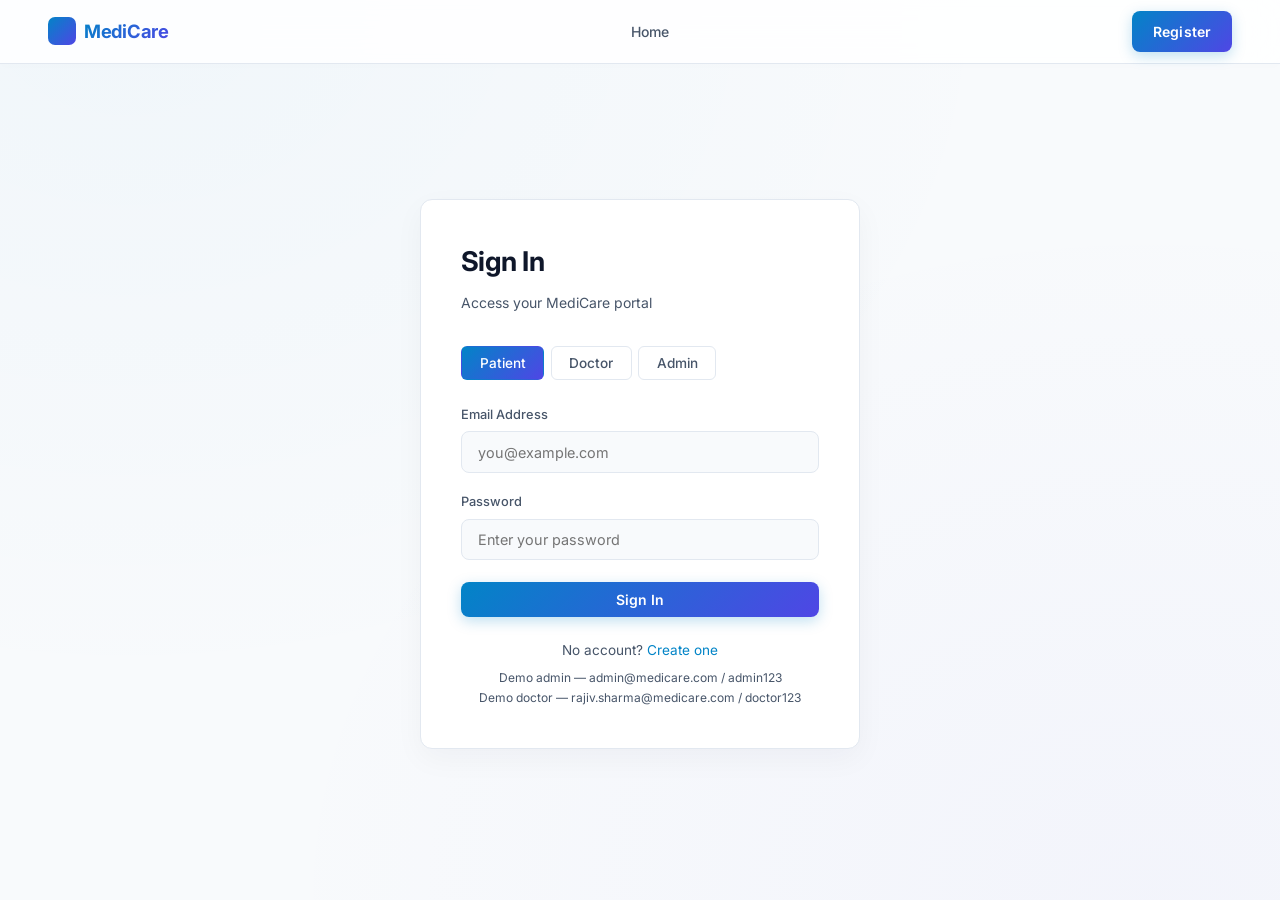
<file: frontend/doctor.html>
<!DOCTYPE html>
<html lang="en">
<head>
    <meta charset="UTF-8">
    <meta name="viewport" content="width=device-width, initial-scale=1.0">
    <title>Doctor Portal – MediCare</title>
    <link rel="preconnect" href="https://fonts.googleapis.com">
    <link href="https://fonts.googleapis.com/css2?family=Inter:wght@300;400;500;600;700;800&display=swap" rel="stylesheet">
    <link rel="stylesheet" href="styles.css">
    <style>
        .triage-highlight {
            border-left: 4px solid var(--danger) !important;
            background: #fff5f5;
        }
    </style>
</head>
<body>
<div class="dash-layout">

    <!-- Sidebar -->
    <aside class="sidebar">
        <div class="sidebar-brand">
            <div class="sidebar-brand-mark"></div>
            <span class="sidebar-brand-name">Doctor Portal</span>
        </div>
        <nav class="sidebar-nav">
            <span class="sidebar-section-label">Manage</span>
            <button class="sidebar-btn active" id="nav-appointments" onclick="showSection('appointments')">My Appointments</button>
            <button class="sidebar-btn" id="nav-schedule" onclick="showSection('schedule')">Manage Schedule</button>
        </nav>
        <div class="sidebar-footer">
            <div class="sidebar-user" id="doctorUser">Loading...</div>
            <button class="sidebar-btn" onclick="logout()" style="color:var(--danger)">Sign Out</button>
        </div>
    </aside>

    <!-- Main -->
    <main class="dash-main">

        <!-- APPOINTMENTS -->
        <div id="section-appointments" class="fade-in">
            <div class="dash-header">
                <h1 class="dash-title">Assigned Appointments</h1>
                <p class="dash-subtitle">Review patient bookings, symptoms, and record diagnostic notes.</p>
            </div>
            
            <div id="highPriorityAlertContainer" style="display:none; margin-bottom: 1.5rem;"></div>
            
            <div class="table-wrap">
                <table>
                    <thead>
                        <tr>
                            <th>ID</th>
                            <th>Patient</th>
                            <th>Date & Time</th>
                            <th>Status</th>
                            <th>Triage Flag</th>
                            <th>Reason</th>
                            <th>Diagnostics</th>
                            <th>Actions</th>
                        </tr>
                    </thead>
                    <tbody id="appointmentsTable">
                        <tr><td colspan="8" style="text-align:center;padding:2rem;color:var(--text-secondary)">Loading...</td></tr>
                    </tbody>
                </table>
            </div>
        </div>

        <!-- MANAGE SCHEDULE -->
        <div id="section-schedule" style="display:none" class="fade-in">
            <div class="dash-header">
                <h1 class="dash-title">Schedule Availability</h1>
                <p class="dash-subtitle">Define when you are active to let patients request appointments.</p>
            </div>
            
            <div style="display:grid; grid-template-columns: 1fr 1.5fr; gap: 2rem; align-items: start;">
                <!-- Add Slot Form -->
                <div class="card" style="padding:2rem;">
                    <h3 style="font-size:1.1rem;font-weight:600;margin-bottom:1rem;color:var(--text-primary)">Add Time Slot</h3>
                    <div id="scheduleAlert" style="display:none"></div>
                    <form onsubmit="addAvailability(event)">
                        <div class="field">
                            <label class="field-label">Date</label>
                            <input type="date" id="slotDate" class="field-input" required>
                        </div>
                        <div class="field-row">
                            <div class="field">
                                <label class="field-label">Start Time</label>
                                <input type="time" id="slotStart" class="field-input" required>
                            </div>
                            <div class="field">
                                <label class="field-label">End Time</label>
                                <input type="time" id="slotEnd" class="field-input" required>
                            </div>
                        </div>
                        <button type="submit" class="btn btn-primary btn-full" id="addSlotBtn">Create Slot</button>
                    </form>
                </div>
                
                <!-- Availability List -->
                <div class="card" style="padding:2rem;">
                    <h3 style="font-size:1.1rem;font-weight:600;margin-bottom:1rem;color:var(--text-primary)">Created Slots (Today / Upcoming)</h3>
                    <div class="table-wrap">
                        <table>
                            <thead>
                                <tr>
                                    <th>Date</th>
                                    <th>Time Range</th>
                                    <th>Status</th>
                                    <th>Action</th>
                                </tr>
                            </thead>
                            <tbody id="slotsTable">
                                <tr><td colspan="4" style="text-align:center;padding:1.5rem;color:var(--text-secondary)">No active slots.</td></tr>
                            </tbody>
                        </table>
                    </div>
                </div>
            </div>
        </div>

    </main>
</div>

<!-- Diagnostics Modal -->
<div id="diagModal" style="display:none; position:fixed; top:0; left:0; right:0; bottom:0; background:rgba(15,23,42,0.4); backdrop-filter:blur(4px); z-index:9999; display:flex; align-items:center; justify-content:center; padding:1.5rem;">
    <div class="card" style="width:100%; max-width:500px; padding:2rem; background:#fff; position:relative;">
        <h3 style="font-size:1.2rem; font-weight:700; color:var(--text-primary); margin-bottom:0.5rem;">Enter Diagnostics</h3>
        <p style="font-size:0.875rem; color:var(--text-secondary); margin-bottom:1.5rem;">Add diagnostic results, prescription or notes for <strong id="diagPatientName"></strong></p>
        
        <input type="hidden" id="diagApptId">
        <div class="field">
            <label class="field-label">Diagnostic Notes / Prescription</label>
            <textarea id="diagNotes" class="field-textarea" style="height:150px" placeholder="Enter findings, diagnostic tests recommended, and medication instructions..."></textarea>
        </div>
        
        <div style="display:flex; justify-content:flex-end; gap:0.75rem; margin-top:1.5rem;">
            <button class="btn btn-outline" onclick="closeDiagModal()">Cancel</button>
            <button class="btn btn-primary" onclick="submitDiagnostics()" id="submitDiagBtn">Save Notes</button>
        </div>
    </div>
</div>

<!-- Reschedule Modal -->
<div id="rescheduleModal" style="display:none; position:fixed; top:0; left:0; right:0; bottom:0; background:rgba(15,23,42,0.4); backdrop-filter:blur(4px); z-index:9999; display:flex; align-items:center; justify-content:center; padding:1.5rem;">
    <div class="card" style="width:100%; max-width:500px; padding:2rem; background:#fff; position:relative;">
        <h3 style="font-size:1.2rem; font-weight:700; color:var(--text-primary); margin-bottom:0.5rem;">Reschedule Appointment</h3>
        <p style="font-size:0.875rem; color:var(--text-secondary); margin-bottom:1.5rem;">Reschedule appointment for patient <strong id="reschPatientName"></strong></p>
        
        <input type="hidden" id="reschApptId">
        
        <div class="field">
            <label class="field-label">Select Date</label>
            <input type="date" id="reschDate" class="field-input" onchange="loadReschSlots()" required>
        </div>
        
        <div class="field" id="reschSlotsField" style="margin-top:1rem;">
            <label class="field-label">Available Slots</label>
            <div class="slots-container" id="reschSlotsContainer" style="display:flex; gap:0.5rem; flex-wrap:wrap; margin-top:0.5rem;"></div>
            <input type="hidden" id="selectedReschSlotId">
        </div>
        
        <div style="display:flex; justify-content:flex-end; gap:0.75rem; margin-top:1.5rem;">
            <button class="btn btn-outline" onclick="closeRescheduleModal()">Cancel</button>
            <button class="btn btn-primary" onclick="submitReschedule()" id="submitReschBtn">Confirm Reschedule</button>
        </div>
    </div>
</div>

<script src="app.js"></script>
<script>
const user = Session.getUser();
if (!user || user.role !== 'DOCTOR') window.location.href = 'login.html';

document.getElementById('doctorUser').textContent = user.name;

// Limit schedule form date inputs to today/tomorrow
const todayStr = new Date().toISOString().split('T')[0];
document.getElementById('slotDate').value = todayStr;
document.getElementById('slotDate').min = todayStr;

function showSection(sec) {
    document.querySelectorAll('[id^="section-"]').forEach(el => el.style.display = 'none');
    document.getElementById('section-' + sec).style.display = 'block';
    document.querySelectorAll('.sidebar-btn').forEach(el => el.classList.remove('active'));
    document.getElementById('nav-' + sec).classList.add('active');
    
    if (sec === 'appointments') loadAppointments();
    if (sec === 'schedule') loadScheduleSlots();
}

async function loadAppointments() {
    try {
        const d = await Api.get('/appointments/doctor/' + user.userId);
        const appts = d.data || [];
        
        renderHighPriorityAlerts(appts);
        
        const rows = appts.map(a => {
            const isHighPriority = a.triagePriority === 'High';
            const highlightClass = isHighPriority ? 'class="triage-highlight"' : '';
            const triageBadge = isHighPriority 
                ? '<span class="badge badge-priority-high">⚠️ HIGH PRIORITY</span>'
                : `<span class="badge badge-priority-low">${a.triagePriority || 'Low'}</span>`;
            
            return `
                <tr ${highlightClass}>
                    <td>#${a.appointmentId}</td>
                    <td style="font-weight:600; color:var(--text-primary)">${a.patientName}</td>
                    <td>
                        <div>${formatDate(a.appointmentDate)}</div>
                        <div style="font-size:0.75rem; color:var(--text-secondary)">
                            ${a.appointmentTime || 'Standard walk-in'}
                            ${a.status === 'BOOKED' && a.queuePosition ? `· Position #${a.queuePosition}` : ''}
                        </div>
                    </td>
                    <td>${statusBadge(a.status)}</td>
                    <td>${triageBadge}</td>
                    <td style="font-size:0.8rem; max-width:200px; overflow:hidden; text-overflow:ellipsis; white-space:nowrap" title="${a.reason || ''}">${a.reason || '—'}</td>
                    <td style="font-size:0.8rem; max-width:200px; color:var(--accent); font-style:italic" title="${a.diagnostics || ''}">${a.diagnostics || '—'}</td>
                    <td>
                        <div style="display:flex; gap:0.4rem; flex-wrap:wrap">
                            <button class="btn btn-outline btn-sm" onclick="openDiagModal(${a.appointmentId}, '${a.patientName}', \`${a.diagnostics || ''}\`)">Diagnostics</button>
                            ${a.status === 'BOOKED' ? `
                                <button class="btn btn-success btn-sm" onclick="changeApptStatus(${a.appointmentId}, 'COMPLETED')">Complete</button>
                                <button class="btn btn-danger btn-sm" onclick="changeApptStatus(${a.appointmentId}, 'CANCELLED')">Cancel</button>
                                <button class="btn btn-outline btn-sm" onclick="openRescheduleModal(${a.appointmentId}, '${a.patientName}')">Reschedule</button>
                                ${a.queuePosition > 1 ? `
                                    <button class="btn btn-primary btn-sm" onclick="prioritizePatient(${a.appointmentId})">Bump to Front</button>
                                ` : ''}
                            ` : ''}
                        </div>
                    </td>
                </tr>
            `;
        }).join('');
        
        document.getElementById('appointmentsTable').innerHTML = rows ||
            '<tr><td colspan="8" style="text-align:center;padding:2rem;color:var(--text-secondary)">No appointments assigned.</td></tr>';
    } catch (err) {
        document.getElementById('appointmentsTable').innerHTML =
            '<tr><td colspan="8" style="text-align:center;color:var(--danger)">Backend connection failure.</td></tr>';
    }
}

function renderHighPriorityAlerts(appts) {
    const container = document.getElementById('highPriorityAlertContainer');
    if (!container) return;
    
    // Filter for active high priority appointments with queue position > 1
    const alerts = appts.filter(a => a.triagePriority === 'High' && a.status === 'BOOKED' && a.queuePosition > 1);
    
    if (alerts.length === 0) {
        container.innerHTML = '';
        container.style.display = 'none';
        return;
    }
    
    container.style.display = 'block';
    container.innerHTML = alerts.map(a => `
        <div class="alert alert-error" style="display: flex; align-items: center; justify-content: space-between; gap: 1rem; border-left: 4px solid var(--danger); padding: 1.2rem; border-radius: 8px; box-shadow: var(--shadow); margin-bottom: 1rem;">
            <div style="display: flex; align-items: center; gap: 0.75rem;">
                <span style="font-size: 1.5rem; line-height: 1;">⚠️</span>
                <div>
                    <div style="font-weight: 700; color: #b91c1c; font-size: 0.95rem;">High Priority Triage Alert</div>
                    <div style="font-size: 0.85rem; color: var(--text-secondary); margin-top: 0.2rem;">
                        Patient <strong>${a.patientName}</strong> is flagged as High Priority (Symptom: <em>"${a.reason || 'No description provided'}"</em>). Currently at Position #${a.queuePosition}.
                    </div>
                </div>
            </div>
            <button class="btn btn-danger btn-sm" onclick="prioritizePatient(${a.appointmentId})">
                Schedule at Earliest
            </button>
        </div>
    `).join('');
}

async function prioritizePatient(id) {
    try {
        const res = await Api.put('/queue/prioritize/' + id);
        if (res.success) {
            showToast('Patient bumped to front of queue successfully!', 'success');
            loadAppointments();
        } else {
            showToast(res.message || 'Failed to prioritize patient.', 'error');
        }
    } catch (err) {
        showToast('Connection error.', 'error');
    }
}

async function changeApptStatus(id, status) {
    try {
        await Api.put(`/appointments/${id}/status`, { status });
        showToast('Appointment status set to ' + status, 'success');
        loadAppointments();
    } catch (err) {
        showToast('Failed to update status', 'error');
    }
}

function openDiagModal(id, patientName, existingDiag) {
    document.getElementById('diagApptId').value = id;
    document.getElementById('diagPatientName').textContent = patientName;
    document.getElementById('diagNotes').value = existingDiag === 'null' ? '' : existingDiag;
    document.getElementById('diagModal').style.display = 'flex';
}

function closeDiagModal() {
    document.getElementById('diagModal').style.display = 'none';
}

async function submitDiagnostics() {
    const id = document.getElementById('diagApptId').value;
    const diagText = document.getElementById('diagNotes').value.trim();
    setLoading('submitDiagBtn', true);
    try {
        await fetch(`${API_BASE}/appointments/${id}/diagnostics`, {
            method: 'PUT',
            headers: { 'Content-Type': 'application/json' },
            body: JSON.stringify({ diagnostics: diagText })
        });
        showToast('Diagnostics recorded successfully', 'success');
        closeDiagModal();
        loadAppointments();
    } catch (err) {
        showToast('Failed to record diagnostics', 'error');
    }
    setLoading('submitDiagBtn', false);
}

async function loadScheduleSlots() {
    try {
        const dateStr = document.getElementById('slotDate').value;
        const d = await Api.get(`/doctors/${user.userId}/availability?date=${dateStr}`);
        const slots = d.data || [];
        
        const rows = slots.map(s => `
            <tr>
                <td>${formatDate(s.availableDate)}</td>
                <td><strong style="color:var(--text-primary)">${s.startTime.slice(0,5)} - ${s.endTime.slice(0,5)}</strong></td>
                <td>
                    ${s.isBooked 
                        ? '<span class="badge badge-cancelled">Booked</span>' 
                        : '<span class="badge badge-completed">Available</span>'}
                </td>
                <td>
                    <button class="btn btn-danger btn-sm" ${s.isBooked ? 'disabled' : ''} onclick="deleteSlot(${s.availabilityId})">Remove</button>
                </td>
            </tr>
        `).join('');
        
        document.getElementById('slotsTable').innerHTML = rows ||
            '<tr><td colspan="4" style="text-align:center;padding:1.5rem;color:var(--text-secondary)">No availability slots configured for this date.</td></tr>';
    } catch (err) {
        document.getElementById('slotsTable').innerHTML =
            '<tr><td colspan="4" style="text-align:center;color:var(--danger)">Failed to query availability slots.</td></tr>';
    }
}

// Bind load schedule slots when slotDate input changes
document.getElementById('slotDate').addEventListener('change', loadScheduleSlots);

async function addAvailability(e) {
    e.preventDefault();
    const alertDiv = document.getElementById('scheduleAlert');
    alertDiv.style.display = 'none';
    setLoading('addSlotBtn', true);
    
    try {
        const body = {
            date: document.getElementById('slotDate').value,
            startTime: document.getElementById('slotStart').value,
            endTime: document.getElementById('slotEnd').value
        };
        
        const res = await Api.post(`/doctors/${user.userId}/availability`, body);
        if (res.success) {
            alertDiv.className = 'alert alert-success';
            alertDiv.textContent = 'Availability slot registered.';
            alertDiv.style.display = 'block';
            showToast('Slot added', 'success');
            loadScheduleSlots();
        } else {
            alertDiv.className = 'alert alert-error';
            alertDiv.textContent = res.message;
            alertDiv.style.display = 'block';
        }
    } catch (err) {
        alertDiv.className = 'alert alert-error';
        alertDiv.textContent = 'Failed to register availability slot.';
        alertDiv.style.display = 'block';
    }
    setLoading('addSlotBtn', false);
}

async function deleteSlot(id) {
    if (!confirm('Remove this availability slot?')) return;
    try {
        await fetch(`${API_BASE}/doctors/availability/${id}`, { method: 'DELETE' });
        showToast('Slot removed', 'success');
        loadScheduleSlots();
    } catch (err) {
        showToast('Failed to remove slot', 'error');
    }
}

function openRescheduleModal(id, patientName) {
    document.getElementById('reschApptId').value = id;
    document.getElementById('reschPatientName').textContent = patientName;
    
    const todayStr = new Date().toISOString().split('T')[0];
    document.getElementById('reschDate').value = todayStr;
    document.getElementById('reschDate').min = todayStr;
    document.getElementById('selectedReschSlotId').value = '';
    
    document.getElementById('rescheduleModal').style.display = 'flex';
    loadReschSlots();
}

function closeRescheduleModal() {
    document.getElementById('rescheduleModal').style.display = 'none';
}

async function loadReschSlots() {
    const dateStr = document.getElementById('reschDate').value;
    const container = document.getElementById('reschSlotsContainer');
    document.getElementById('selectedReschSlotId').value = '';
    container.innerHTML = '<div style="color:var(--text-secondary);font-size:0.85rem">Loading slots...</div>';
    
    try {
        const d = await Api.get(`/doctors/${user.userId}/availability?date=${dateStr}`);
        const slots = d.data || [];
        const unbooked = slots.filter(s => !s.isBooked);
        
        if (unbooked.length > 0) {
            container.innerHTML = unbooked.map(s => `
                <div class="slot-badge" onclick="selectReschSlot(this, ${s.availabilityId})">
                    ${s.startTime.slice(0,5)} - ${s.endTime.slice(0,5)}
                </div>
            `).join('');
        } else {
            container.innerHTML = '<div class="alert alert-error" style="font-size:0.85rem; padding: 0.5rem 1rem;">No available slots. Create one in schedule tab first.</div>';
        }
    } catch (err) {
        container.innerHTML = '<div class="alert alert-error" style="font-size:0.85rem; padding: 0.5rem 1rem;">Failed to load slots.</div>';
    }
}

function selectReschSlot(el, id) {
    document.querySelectorAll('#reschSlotsContainer .slot-badge').forEach(b => b.classList.remove('selected'));
    el.classList.add('selected');
    document.getElementById('selectedReschSlotId').value = id;
}

async function submitReschedule() {
    const apptId = document.getElementById('reschApptId').value;
    const slotId = document.getElementById('selectedReschSlotId').value;
    
    if (!slotId) {
        showToast('Please select a time slot.', 'error');
        return;
    }
    
    setLoading('submitReschBtn', true);
    try {
        const res = await Api.put(`/appointments/${apptId}/reschedule`, { availabilityId: slotId });
        if (res.success) {
            showToast('Appointment rescheduled successfully!', 'success');
            closeRescheduleModal();
            loadAppointments();
        } else {
            showToast(res.message || 'Failed to reschedule.', 'error');
        }
    } catch (err) {
        showToast('Connection error.', 'error');
    }
    setLoading('submitReschBtn', false);
}

function logout() { Session.clear(); window.location.href = 'index.html'; }

// Init view
showSection('appointments');
document.getElementById('diagModal').style.display = 'none'; // Ensure hidden initially
document.getElementById('rescheduleModal').style.display = 'none'; // Ensure hidden initially
</script>
</body>
</html>
</file>
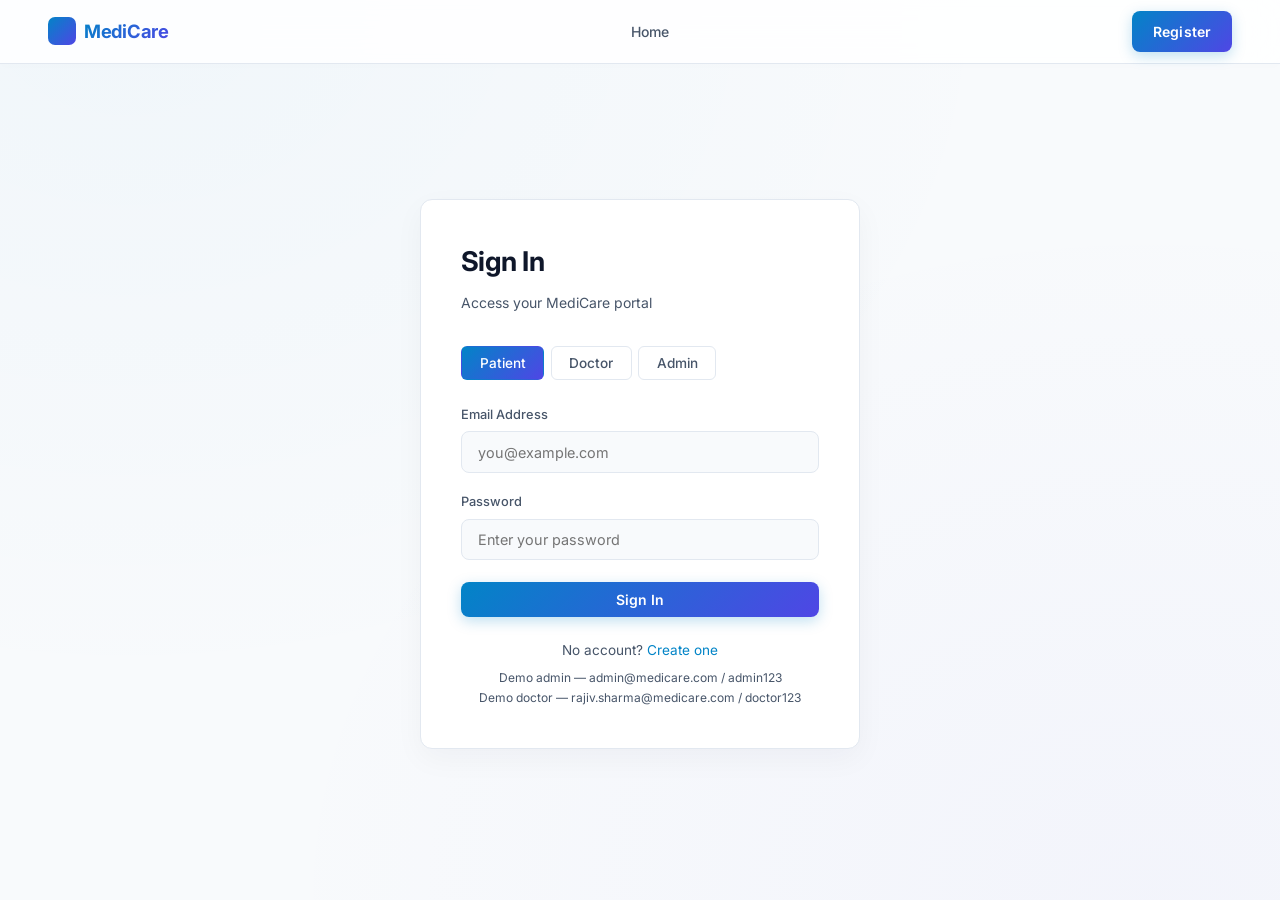
<file: frontend/login.html>
<!DOCTYPE html>
<html lang="en">
<head>
    <meta charset="UTF-8">
    <meta name="viewport" content="width=device-width, initial-scale=1.0">
    <title>Sign In – MediCare</title>
    <meta name="description" content="Sign in to MediCare">
    <link rel="preconnect" href="https://fonts.googleapis.com">
    <link href="https://fonts.googleapis.com/css2?family=Inter:wght@300;400;500;600;700;800&display=swap" rel="stylesheet">
    <link rel="stylesheet" href="styles.css">
</head>
<body>
<nav class="navbar">
    <div class="nav-brand">
        <div class="nav-brand-mark"></div>
        <span class="nav-title">MediCare</span>
    </div>
    <ul class="nav-links">
        <li><a href="index.html" class="nav-link">Home</a></li>
    </ul>
    <div class="nav-actions">
        <a href="register.html" class="btn btn-primary">Register</a>
    </div>
</nav>

<div class="page-wrap">
    <div class="card form-box fade-in">
        <h1 class="form-heading">Sign In</h1>
        <p class="form-subheading">Access your MediCare portal</p>

        <div id="loginAlert" style="display:none"></div>

        <div class="tabs">
            <button class="tab active" id="tabPatient" onclick="setRole('patient', this)">Patient</button>
            <button class="tab" id="tabDoctor" onclick="setRole('doctor', this)">Doctor</button>
            <button class="tab" id="tabAdmin" onclick="setRole('admin', this)">Admin</button>
        </div>

        <form id="loginForm" onsubmit="handleLogin(event)">
            <div class="field">
                <label class="field-label" for="email">Email Address</label>
                <input type="email" id="email" class="field-input" placeholder="you@example.com" required autocomplete="email">
            </div>
            <div class="field">
                <label class="field-label" for="password">Password</label>
                <input type="password" id="password" class="field-input" placeholder="Enter your password" required autocomplete="current-password">
            </div>
            <button type="submit" class="btn btn-primary btn-full" id="loginSubmitBtn">Sign In</button>
        </form>

        <div class="form-footer" id="signupPrompt">
            No account? <a href="register.html" class="form-link">Create one</a>
        </div>
        <div class="form-footer" style="margin-top:0.4rem;font-size:0.75rem;color:var(--text-secondary)">
            Demo admin &mdash; admin@medicare.com / admin123 <br>
            Demo doctor &mdash; rajiv.sharma@medicare.com / doctor123
        </div>
    </div>
</div>

<script src="app.js"></script>
<script>
let currentRole = 'patient';

function setRole(role, el) {
    currentRole = role;
    document.querySelectorAll('.tab').forEach(t => t.classList.remove('active'));
    el.classList.add('active');
    
    const signupPrompt = document.getElementById('signupPrompt');
    if (role === 'patient') {
        signupPrompt.style.display = 'block';
    } else {
        signupPrompt.style.display = 'none';
    }
}

async function handleLogin(e) {
    e.preventDefault();
    const alertDiv = document.getElementById('loginAlert');
    alertDiv.style.display = 'none';
    setLoading('loginSubmitBtn', true);

    try {
        let endpoint;
        if (currentRole === 'admin') endpoint = '/admin/login';
        else if (currentRole === 'doctor') endpoint = '/doctors/login';
        else endpoint = '/patients/login';

        const data = await Api.post(endpoint, {
            email: document.getElementById('email').value,
            password: document.getElementById('password').value
        });
        if (data.success) {
            Session.setUser(data.data);
            showToast('Welcome back, ' + data.data.name, 'success');
            setTimeout(() => {
                if (currentRole === 'admin') window.location.href = 'admin.html';
                else if (currentRole === 'doctor') window.location.href = 'doctor.html';
                else window.location.href = 'dashboard.html';
            }, 700);
        } else {
            alertDiv.className = 'alert alert-error';
            alertDiv.textContent = data.message || 'Invalid credentials.';
            alertDiv.style.display = 'block';
        }
    } catch (err) {
        alertDiv.className = 'alert alert-error';
        alertDiv.textContent = 'Unable to connect to the backend server.';
        alertDiv.style.display = 'block';
    }
    setLoading('loginSubmitBtn', false);
}
</script>
</body>
</html>
</file>
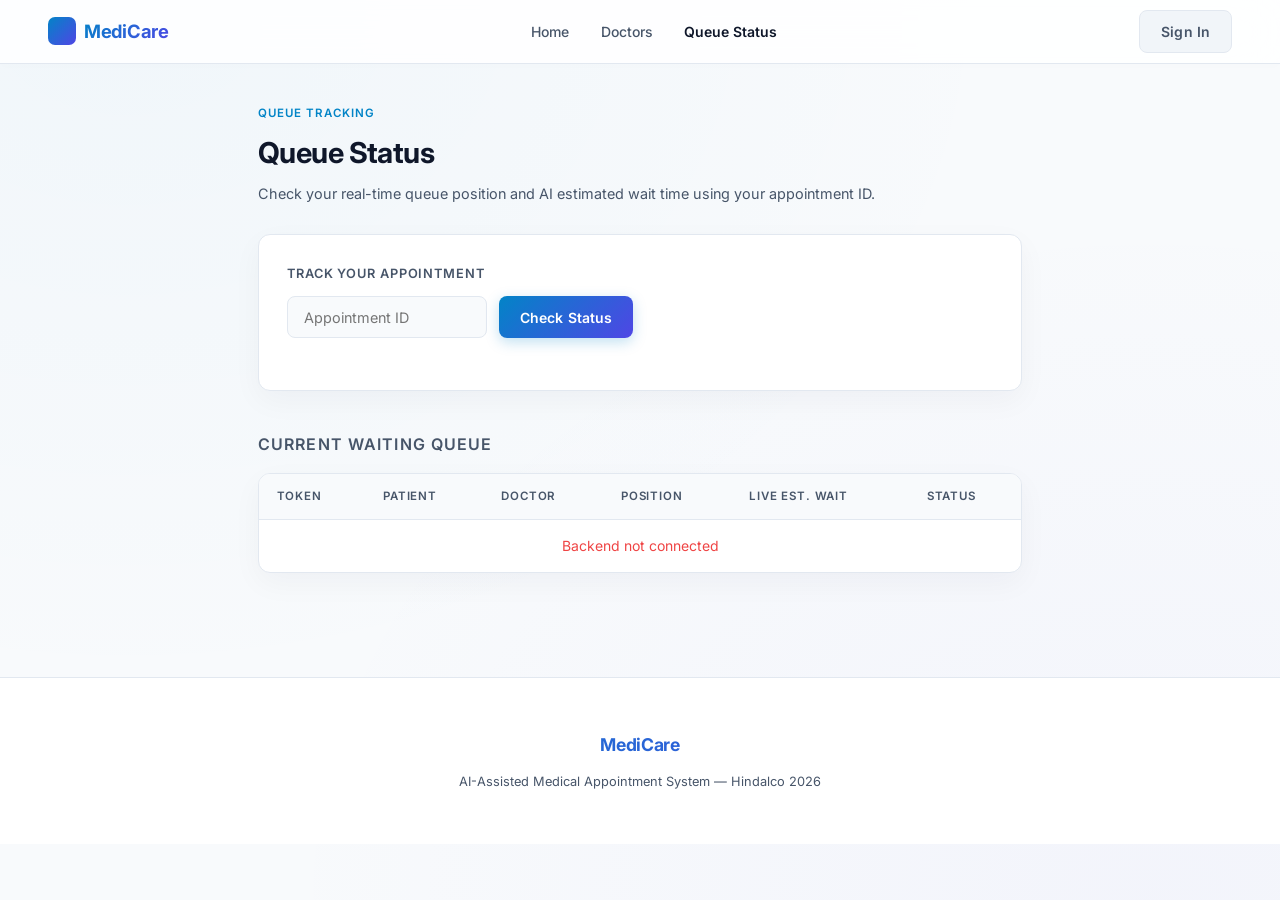
<file: frontend/queue.html>
<!DOCTYPE html>
<html lang="en">
<head>
    <meta charset="UTF-8">
    <meta name="viewport" content="width=device-width, initial-scale=1.0">
    <title>Queue Status – MediCare</title>
    <meta name="description" content="Track your appointment queue position on MediCare">
    <link rel="preconnect" href="https://fonts.googleapis.com">
    <link href="https://fonts.googleapis.com/css2?family=Inter:wght@300;400;500;600;700;800&display=swap" rel="stylesheet">
    <link rel="stylesheet" href="styles.css">
</head>
<body>
<nav class="navbar">
    <div class="nav-brand">
        <div class="nav-brand-mark"></div>
        <span class="nav-title">MediCare</span>
    </div>
    <ul class="nav-links">
        <li><a href="index.html" class="nav-link">Home</a></li>
        <li><a href="doctors.html" class="nav-link">Doctors</a></li>
        <li><a href="queue.html" class="nav-link active">Queue Status</a></li>
    </ul>
    <div class="nav-actions">
        <a href="login.html" class="btn btn-ghost" id="loginBtn">Sign In</a>
    </div>
</nav>

<div style="padding: 6.5rem 3rem 4rem; max-width: 860px; margin: 0 auto;">

    <!-- Track your token -->
    <div style="margin-bottom:2.5rem">
        <span class="label">Queue Tracking</span>
        <h1 style="font-size:1.8rem;font-weight:700;letter-spacing:-0.02em;margin-bottom:0.4rem">Queue Status</h1>
        <p style="color:var(--text-secondary);font-size:0.9rem;margin-bottom:1.75rem">Check your real-time queue position and AI estimated wait time using your appointment ID.</p>

        <div class="card" style="padding:1.75rem;margin-bottom:2rem">
            <p style="font-size:0.8rem;font-weight:600;text-transform:uppercase;letter-spacing:0.07em;color:var(--text-secondary);margin-bottom:0.75rem">Track Your Appointment</p>
            <div style="display:flex;gap:0.75rem;flex-wrap:wrap">
                <input type="number" id="trackId" class="field-input" style="max-width:200px" placeholder="Appointment ID">
                <button class="btn btn-primary" onclick="trackQueue()">Check Status</button>
            </div>
            <div id="trackResult" style="margin-top:1.5rem"></div>
        </div>
    </div>

    <!-- Live waiting queue table -->
    <h2 style="font-size:1rem;font-weight:600;text-transform:uppercase;letter-spacing:0.07em;color:var(--text-secondary);margin-bottom:1rem">Current Waiting Queue</h2>
    <div class="table-wrap" style="margin-bottom:2.5rem">
        <table>
            <thead>
                <tr><th>Token</th><th>Patient</th><th>Doctor</th><th>Position</th><th>Live Est. Wait</th><th>Status</th></tr>
            </thead>
            <tbody id="queueBody">
                <tr><td colspan="6" style="text-align:center;padding:2rem;color:var(--text-secondary)">Loading queue...</td></tr>
            </tbody>
        </table>
    </div>
</div>

<footer class="footer">
    <div class="footer-brand">MediCare</div>
    <p>AI-Assisted Medical Appointment System &mdash; Hindalco 2026</p>
</footer>

<script src="app.js"></script>
<script>
async function loadWaitingQueue() {
    try {
        const data  = await Api.get('/queue/waiting');
        const queue = data.data || [];
        document.getElementById('queueBody').innerHTML = queue.map(q => `
            <tr>
                <td><span class="badge badge-token">T-${String(q.tokenNumber).padStart(2,'0')}</span></td>
                <td style="color:var(--text-primary);font-weight:600">${q.patientName}</td>
                <td>${q.doctorName}</td>
                <td>#${q.queuePosition}</td>
                <td><strong style="color:var(--accent)">${q.estimatedWaitMinutes ?? '—'} mins</strong></td>
                <td>${statusBadge(q.queueStatus)}</td>
            </tr>`).join('') ||
            '<tr><td colspan="6" style="text-align:center;color:var(--text-secondary)">Queue is empty</td></tr>';
    } catch {
        document.getElementById('queueBody').innerHTML =
            '<tr><td colspan="6" style="text-align:center;color:var(--danger)">Backend not connected</td></tr>';
    }
}

async function trackQueue() {
    const id     = document.getElementById('trackId').value;
    const result = document.getElementById('trackResult');
    if (!id) return;
    result.innerHTML = '';
    try {
        const data = await Api.get('/queue/appointment/' + id);
        if (data.success) {
            const q = data.data;
            result.innerHTML = `
                <div class="card token-card fade-in" style="max-width:340px">
                    <div class="token-number">T-${String(q.tokenNumber).padStart(2,'0')}</div>
                    <div class="token-lbl">${statusBadge(q.queueStatus)}</div>
                    <div class="token-meta" style="margin-top:1.25rem">
                        <div>
                            <div class="token-meta-val">${q.queuePosition}</div>
                            <div class="token-meta-key">Position</div>
                        </div>
                        <div>
                            <div class="token-meta-val">${q.estimatedWaitMinutes ?? '—'}</div>
                            <div class="token-meta-key">Est. Wait (min)</div>
                        </div>
                    </div>
                    <div style="margin-top:1.25rem;font-size:0.8rem;color:var(--text-secondary)">
                        Doctor: ${q.doctorName} &nbsp;&middot;&nbsp; Patient: ${q.patientName}
                    </div>
                </div>`;
        } else {
            result.innerHTML = '<div class="alert alert-error">No queue entry found for appointment #' + id + '</div>';
        }
    } catch {
        result.innerHTML = '<div class="alert alert-error">Connection error.</div>';
    }
}

async function autoLoadPatientQueue() {
    const user = Session.getUser();
    if (user && user.role === 'PATIENT') {
        try {
            const data = await Api.get('/appointments/patient/' + user.userId);
            const appts = data.data || [];
            // Find latest active booked appointment
            const active = appts.find(a => a.status === 'BOOKED');
            if (active) {
                document.getElementById('trackId').value = active.appointmentId;
                trackQueue();
                // Auto refresh every 5 seconds
                setInterval(trackQueue, 5000);
            }
        } catch (err) {}
    }
}

loadWaitingQueue();
updateNav();
autoLoadPatientQueue();
</script>
</body>
</html>
</file>
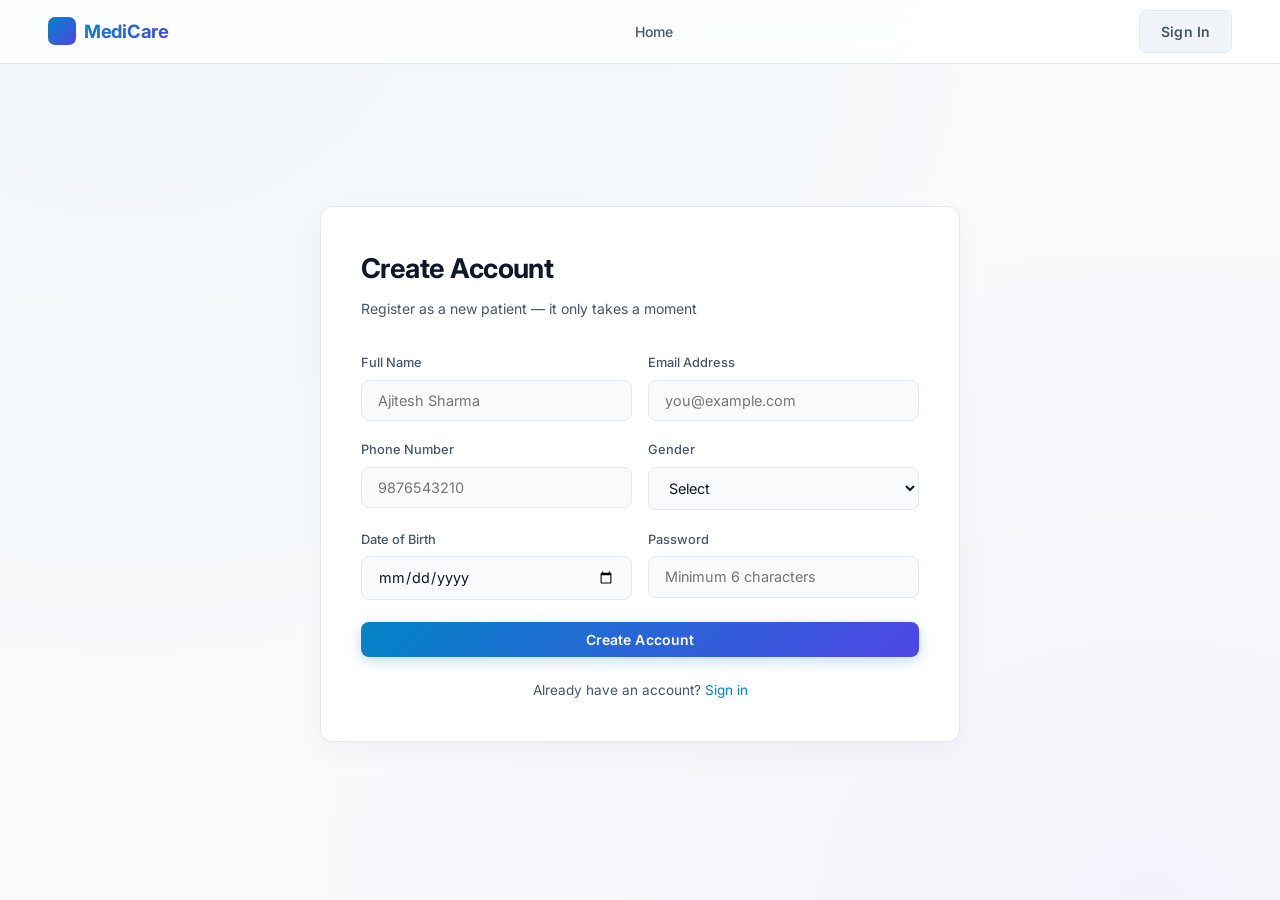
<file: frontend/register.html>
<!DOCTYPE html>
<html lang="en">
<head>
    <meta charset="UTF-8">
    <meta name="viewport" content="width=device-width, initial-scale=1.0">
    <title>Register – MediCare</title>
    <meta name="description" content="Create a patient account on MediCare">
    <link rel="preconnect" href="https://fonts.googleapis.com">
    <link href="https://fonts.googleapis.com/css2?family=Inter:wght@300;400;500;600;700;800&display=swap" rel="stylesheet">
    <link rel="stylesheet" href="styles.css">
</head>
<body>
<nav class="navbar">
    <div class="nav-brand">
        <div class="nav-brand-mark"></div>
        <span class="nav-title">MediCare</span>
    </div>
    <ul class="nav-links">
        <li><a href="index.html" class="nav-link">Home</a></li>
    </ul>
    <div class="nav-actions">
        <a href="login.html" class="btn btn-ghost">Sign In</a>
    </div>
</nav>

<div class="page-wrap">
    <div class="card form-box form-box-wide fade-in">
        <h1 class="form-heading">Create Account</h1>
        <p class="form-subheading">Register as a new patient &mdash; it only takes a moment</p>

        <div id="regAlert" style="display:none"></div>

        <form id="registerForm" onsubmit="handleRegister(event)">
            <div class="field-row">
                <div class="field">
                    <label class="field-label" for="name">Full Name</label>
                    <input type="text" id="name" class="field-input" placeholder="Ajitesh Sharma" required>
                </div>
                <div class="field">
                    <label class="field-label" for="email">Email Address</label>
                    <input type="email" id="email" class="field-input" placeholder="you@example.com" required autocomplete="email">
                </div>
            </div>
            <div class="field-row">
                <div class="field">
                    <label class="field-label" for="phone">Phone Number</label>
                    <input type="tel" id="phone" class="field-input" placeholder="9876543210">
                </div>
                <div class="field">
                    <label class="field-label" for="gender">Gender</label>
                    <select id="gender" class="field-select">
                        <option value="">Select</option>
                        <option value="Male">Male</option>
                        <option value="Female">Female</option>
                        <option value="Other">Other</option>
                    </select>
                </div>
            </div>
            <div class="field-row">
                <div class="field">
                    <label class="field-label" for="dob">Date of Birth</label>
                    <input type="date" id="dob" class="field-input">
                </div>
                <div class="field">
                    <label class="field-label" for="password">Password</label>
                    <input type="password" id="password" class="field-input" placeholder="Minimum 6 characters" required minlength="6" autocomplete="new-password">
                </div>
            </div>
            <button type="submit" class="btn btn-primary btn-full" id="regBtn">Create Account</button>
        </form>

        <div class="form-footer">
            Already have an account? <a href="login.html" class="form-link">Sign in</a>
        </div>
    </div>
</div>

<script src="app.js"></script>
<script>
async function handleRegister(e) {
    e.preventDefault();
    const alertDiv = document.getElementById('regAlert');
    alertDiv.style.display = 'none';
    setLoading('regBtn', true);

    try {
        const data = await Api.post('/patients/register', {
            name:        document.getElementById('name').value,
            email:       document.getElementById('email').value,
            phone:       document.getElementById('phone').value,
            password:    document.getElementById('password').value,
            gender:      document.getElementById('gender').value,
            dateOfBirth: document.getElementById('dob').value || null
        });
        if (data.success) {
            alertDiv.className = 'alert alert-success';
            alertDiv.textContent = 'Account created successfully. Redirecting to sign in...';
            alertDiv.style.display = 'block';
            setTimeout(() => window.location.href = 'login.html', 1400);
        } else {
            alertDiv.className = 'alert alert-error';
            alertDiv.textContent = data.message;
            alertDiv.style.display = 'block';
        }
    } catch {
        alertDiv.className = 'alert alert-error';
        alertDiv.textContent = 'Connection error. Is the backend server running?';
        alertDiv.style.display = 'block';
    }
    setLoading('regBtn', false);
}
</script>
</body>
</html>
</file>
<file: frontend/styles.css>
/* =====================================================
   MediCare – Clean Premium Light Theme Design System
   No emojis. Pure typography, spacing and harmony.
   ===================================================== */

:root {
    --bg-primary: #f8fafc;
    --bg-secondary: #ffffff;
    --bg-card: #ffffff;
    --bg-card-hover: #f1f5f9;
    --border: #e2e8f0;
    --border-active: #0ea5e9;
    --accent: #0284c7;
    --accent-dark: #0369a1;
    --accent-2: #4f46e5;
    --gradient: linear-gradient(135deg, #0284c7 0%, #4f46e5 100%);
    --text-primary: #0f172a;
    --text-secondary: #475569;
    --text-muted: #94a3b8;
    --success: #10b981;
    --warning: #f59e0b;
    --danger: #ef4444;
    --shadow-sm: 0 1px 3px rgba(0,0,0,0.05);
    --shadow: 0 10px 30px rgba(15,23,42,0.04);
    --shadow-accent: 0 10px 30px rgba(2,132,199,0.08);
    --radius: 12px;
    --radius-sm: 6px;
    --font: 'Inter', -apple-system, BlinkMacSystemFont, sans-serif;
    --transition: 0.2s cubic-bezier(0.4, 0, 0.2, 1);
}

*, *::before, *::after { box-sizing: border-box; margin: 0; padding: 0; }
html { scroll-behavior: smooth; }

body {
    font-family: var(--font);
    background: var(--bg-primary);
    color: var(--text-primary);
    line-height: 1.65;
    min-height: 100vh;
    -webkit-font-smoothing: antialiased;
    background-image:
        radial-gradient(ellipse at 10% 0%, rgba(2,132,199,0.03) 0%, transparent 55%),
        radial-gradient(ellipse at 90% 100%, rgba(79,70,229,0.03) 0%, transparent 55%);
}

/* ── Scrollbar ── */
::-webkit-scrollbar { width: 6px; }
::-webkit-scrollbar-track { background: var(--bg-primary); }
::-webkit-scrollbar-thumb { background: var(--text-muted); border-radius: 3px; }

/* ── Navigation ── */
.navbar {
    position: fixed; top: 0; left: 0; right: 0;
    display: flex; align-items: center; justify-content: space-between;
    padding: 0 3rem;
    height: 64px;
    background: rgba(255, 255, 255, 0.85);
    backdrop-filter: blur(20px);
    -webkit-backdrop-filter: blur(20px);
    border-bottom: 1px solid var(--border);
    z-index: 1000;
    box-shadow: 0 2px 10px rgba(0, 0, 0, 0.01);
}
.nav-brand { display: flex; align-items: center; gap: 0.5rem; }
.nav-brand-mark {
    width: 28px; height: 28px;
    background: var(--gradient);
    border-radius: 7px;
}
.nav-title {
    font-size: 1.15rem; font-weight: 700; letter-spacing: -0.3px;
    background: var(--gradient);
    -webkit-background-clip: text; -webkit-text-fill-color: transparent;
}
.nav-links { display: flex; gap: 0.25rem; list-style: none; }
.nav-link {
    color: var(--text-secondary); text-decoration: none;
    font-size: 0.875rem; font-weight: 500;
    padding: 0.4rem 0.85rem; border-radius: 7px;
    transition: var(--transition);
}
.nav-link:hover { color: var(--text-primary); background: rgba(0,0,0,0.03); }
.nav-link.active { color: var(--text-primary); font-weight: 600; }
.nav-actions { display: flex; gap: 0.6rem; align-items: center; }

/* ── Buttons ── */
.btn {
    display: inline-flex; align-items: center; justify-content: center; gap: 0.4rem;
    padding: 0.55rem 1.3rem;
    border-radius: 8px;
    font-size: 0.875rem; font-weight: 600;
    cursor: pointer; transition: var(--transition);
    border: none; text-decoration: none; font-family: var(--font);
    letter-spacing: 0.01em;
}
.btn-primary {
    background: var(--gradient); color: #fff;
    box-shadow: 0 4px 14px rgba(2,132,199,0.25);
}
.btn-primary:hover:not(:disabled) {
    transform: translateY(-1px);
    box-shadow: 0 6px 20px rgba(2,132,199,0.35);
}
.btn-outline {
    background: transparent; color: var(--text-primary);
    border: 1px solid var(--border);
}
.btn-outline:hover { background: #f8fafc; border-color: var(--text-secondary); }
.btn-ghost {
    background: #f1f5f9; color: var(--text-secondary);
    border: 1px solid var(--border);
}
.btn-ghost:hover { color: var(--text-primary); background: #e2e8f0; }
.btn-danger { background: var(--danger); color: #fff; }
.btn-danger:hover:not(:disabled) { background: #dc2626; }
.btn-success { background: var(--success); color: #fff; }
.btn-lg { padding: 0.8rem 2rem; font-size: 0.95rem; border-radius: 10px; }
.btn-sm { padding: 0.35rem 0.85rem; font-size: 0.8rem; border-radius: 6px; }
.btn:disabled { opacity: 0.45; cursor: not-allowed; transform: none !important; }
.btn-full { width: 100%; margin-top: 0.25rem; }

/* ── Card / Containers ── */
.card {
    background: var(--bg-card);
    border: 1px solid var(--border);
    border-radius: var(--radius);
    transition: var(--transition);
    box-shadow: var(--shadow);
}
.card:hover { border-color: var(--border-active); box-shadow: 0 10px 30px rgba(15,23,42,0.06); }
.card-elevated { box-shadow: var(--shadow); }

/* ── Typography helpers ── */
.gradient-text {
    background: var(--gradient);
    -webkit-background-clip: text; -webkit-text-fill-color: transparent;
}
.text-muted { color: var(--text-muted); }
.text-secondary { color: var(--text-secondary); }
.text-accent { color: var(--accent); }
.label {
    display: block;
    font-size: 0.72rem; font-weight: 600; letter-spacing: 0.09em;
    text-transform: uppercase; color: var(--accent); margin-bottom: 0.35rem;
}

/* ── Hero ── */
.hero {
    min-height: 100vh;
    display: grid;
    grid-template-columns: 1fr 1fr;
    align-items: center;
    gap: 5rem;
    padding: 10rem 3rem 5rem;
    max-width: 1200px; margin: 0 auto;
}
.hero-eyebrow {
    display: inline-block;
    padding: 0.35rem 0.9rem;
    border-radius: 50px;
    background: rgba(2,132,199,0.08);
    border: 1px solid rgba(2,132,199,0.18);
    color: var(--accent);
    font-size: 0.8rem; font-weight: 600;
    letter-spacing: 0.04em;
    margin-bottom: 1.4rem;
}
.hero-title {
    font-size: clamp(2.6rem, 4.5vw, 3.8rem);
    font-weight: 800; line-height: 1.08;
    letter-spacing: -0.03em; margin-bottom: 1.2rem;
    color: var(--text-primary);
}
.hero-desc {
    color: var(--text-secondary);
    font-size: 1.05rem; max-width: 480px; margin-bottom: 2.2rem;
}
.hero-cta { display: flex; gap: 0.85rem; flex-wrap: wrap; margin-bottom: 3.5rem; }
.hero-stats { display: flex; gap: 2.5rem; }
.stat-num {
    display: block;
    font-size: 1.7rem; font-weight: 800; letter-spacing: -0.04em;
    background: var(--gradient);
    -webkit-background-clip: text; -webkit-text-fill-color: transparent;
}
.stat-lbl {
    font-size: 0.75rem; color: var(--text-secondary);
    text-transform: uppercase; letter-spacing: 0.06em;
}

/* ── Hero visual panel ── */
.hero-panel { display: flex; flex-direction: column; gap: 1rem; }
.panel-card { padding: 1.4rem; background: #fff; }
.panel-title {
    font-size: 0.75rem; font-weight: 600;
    text-transform: uppercase; letter-spacing: 0.08em;
    color: var(--text-secondary); margin-bottom: 1rem;
    display: flex; align-items: center; gap: 0.5rem;
}
.live-dot {
    width: 7px; height: 7px; border-radius: 50%;
    background: var(--success); box-shadow: 0 0 6px var(--success);
    animation: blink 1.8s ease-in-out infinite;
}
@keyframes blink { 0%,100%{opacity:1}50%{opacity:0.3} }

.queue-row {
    display: flex; align-items: center; gap: 0.75rem;
    padding: 0.5rem 0;
    border-bottom: 1px solid var(--border);
    font-size: 0.85rem;
}
.queue-row:last-child { border-bottom: none; }
.token-chip {
    background: var(--gradient); color: #fff;
    padding: 0.2rem 0.55rem; border-radius: 5px;
    font-size: 0.72rem; font-weight: 700; white-space: nowrap;
}
.queue-name { flex: 1; color: var(--text-primary); }
.queue-wait { color: var(--accent); font-size: 0.78rem; font-weight: 600; }

.ai-panel { padding: 1.2rem 1.4rem; background: #fff; }
.ai-tag {
    display: inline-block;
    padding: 0.2rem 0.6rem;
    background: rgba(79,70,229,0.08);
    border: 1px solid rgba(79,70,229,0.18);
    color: var(--accent-2); border-radius: 5px;
    font-size: 0.72rem; font-weight: 600;
    letter-spacing: 0.05em; text-transform: uppercase;
    margin-bottom: 0.6rem;
}
.ai-rec { font-size: 0.92rem; margin-bottom: 0.25rem; color: var(--text-primary); }
.ai-sub { font-size: 0.78rem; color: var(--text-secondary); }

/* ── Section ── */
.section { padding: 6rem 3rem; max-width: 1200px; margin: 0 auto; }
.section-header { margin-bottom: 3rem; }
.section-title { font-size: 2rem; font-weight: 700; letter-spacing: -0.02em; margin-bottom: 0.6rem; color: var(--text-primary); }
.section-desc { color: var(--text-secondary); font-size: 0.95rem; }

/* ── Features grid ── */
.features-grid { display: grid; grid-template-columns: repeat(auto-fit, minmax(280px, 1fr)); gap: 1.25rem; }
.feature-card { padding: 1.75rem; background: #fff; }
.feature-icon-wrap {
    width: 40px; height: 40px; border-radius: 8px;
    background: rgba(2,132,199,0.08);
    border: 1px solid rgba(2,132,199,0.15);
    display: flex; align-items: center; justify-content: center;
    margin-bottom: 1.1rem;
}
.feature-icon-line {
    width: 18px; height: 2px;
    background: var(--gradient); border-radius: 2px;
}
.feature-title { font-size: 1rem; font-weight: 600; margin-bottom: 0.5rem; color: var(--text-primary); }
.feature-desc { color: var(--text-secondary); font-size: 0.875rem; line-height: 1.6; }

/* ── AI Section ── */
.ai-section {
    background: #ffffff;
    border-top: 1px solid var(--border);
    border-bottom: 1px solid var(--border);
    padding: 6rem 3rem;
}
.ai-inner { max-width: 860px; margin: 0 auto; }
.ai-points { display: flex; flex-direction: column; gap: 2rem; margin-bottom: 2.5rem; }
.ai-point { display: grid; grid-template-columns: 48px 1fr; gap: 1.2rem; align-items: start; }
.ai-num {
    font-size: 1.5rem; font-weight: 800; letter-spacing: -0.04em;
    background: var(--gradient); -webkit-background-clip: text; -webkit-text-fill-color: transparent;
    padding-top: 2px;
}
.ai-point-title { font-size: 1rem; font-weight: 600; margin-bottom: 0.35rem; color: var(--text-primary); }
.ai-point-desc { color: var(--text-secondary); font-size: 0.875rem; }

.symptom-bar { display: flex; gap: 0.75rem; flex-wrap: wrap; margin-top: 1.5rem; }
.symptom-input {
    flex: 1; min-width: 240px;
    padding: 0.7rem 1rem;
    border-radius: 8px;
    border: 1px solid var(--border);
    background: #f8fafc;
    color: var(--text-primary); font-family: var(--font); font-size: 0.875rem;
    transition: var(--transition);
}
.symptom-input:focus { outline: none; border-color: var(--accent); background: #ffffff; box-shadow: 0 0 0 3px rgba(2,132,199,0.1); }
.rec-result {
    margin-top: 1rem; padding: 1rem 1.25rem;
    background: rgba(79,70,229,0.05);
    border: 1px solid rgba(79,70,229,0.15);
    border-radius: 8px; font-size: 0.875rem;
    color: var(--text-primary);
}

/* ── Page layout (forms) ── */
.page-wrap {
    min-height: 100vh;
    display: flex; align-items: center; justify-content: center;
    padding: 6rem 1.5rem 3rem;
}
.form-box { width: 100%; max-width: 440px; padding: 2.5rem; background: #fff; }
.form-box-wide { max-width: 640px; }
.form-heading { font-size: 1.7rem; font-weight: 700; letter-spacing: -0.02em; margin-bottom: 0.35rem; color: var(--text-primary); }
.form-subheading { color: var(--text-secondary); font-size: 0.875rem; margin-bottom: 2rem; }

/* ── Form elements ── */
.field { margin-bottom: 1.15rem; }
.field-label {
    display: block; color: var(--text-secondary);
    font-size: 0.8rem; font-weight: 500; margin-bottom: 0.4rem;
}
.field-input, .field-select, .field-textarea {
    width: 100%;
    padding: 0.7rem 1rem;
    border-radius: 8px; border: 1px solid var(--border);
    background: #f8fafc;
    color: var(--text-primary); font-family: var(--font); font-size: 0.9rem;
    transition: var(--transition);
}
.field-input:focus, .field-select:focus, .field-textarea:focus {
    outline: none; border-color: var(--accent); background: #ffffff;
    box-shadow: 0 0 0 3px rgba(2,132,199,0.1);
}
.field-select option { background: #ffffff; color: var(--text-primary); }
.field-textarea { min-height: 90px; resize: vertical; }
.field-row { display: grid; grid-template-columns: 1fr 1fr; gap: 1rem; }

/* ── Alerts ── */
.alert {
    padding: 0.75rem 1rem;
    border-radius: 8px; font-size: 0.85rem;
    margin-bottom: 1rem; line-height: 1.5;
}
.alert-error { background: #fef2f2; border: 1px solid #fee2e2; color: #b91c1c; }
.alert-success { background: #ecfdf5; border: 1px solid #d1fae5; color: #047857; }
.alert-info { background: #f0f9ff; border: 1px solid #e0f2fe; color: #0369a1; }

/* ── Tabs ── */
.tabs { display: flex; gap: 0.4rem; margin-bottom: 1.5rem; }
.tab {
    padding: 0.5rem 1.1rem; border-radius: 6px;
    font-size: 0.85rem; font-weight: 500; cursor: pointer;
    color: var(--text-secondary);
    background: #ffffff; border: 1px solid var(--border);
    font-family: var(--font); transition: var(--transition);
}
.tab.active { background: var(--gradient); color: #fff; border-color: transparent; }
.tab:hover:not(.active) { color: var(--text-primary); border-color: var(--text-secondary); }

/* ── Form footer ── */
.form-footer { text-align: center; color: var(--text-secondary); font-size: 0.85rem; margin-top: 1.4rem; }
.form-link { color: var(--accent); text-decoration: none; }
.form-link:hover { text-decoration: underline; }

/* ── Dashboard layout ── */
.dash-layout { display: flex; min-height: 100vh; }

.sidebar {
    width: 240px; flex-shrink: 0;
    background: #ffffff;
    border-right: 1px solid var(--border);
    padding: 0;
    position: fixed; top: 0; left: 0; bottom: 0;
    display: flex; flex-direction: column;
    z-index: 100;
}
.sidebar-brand {
    display: flex; align-items: center; gap: 0.6rem;
    padding: 1.4rem 1.4rem 1.2rem;
    border-bottom: 1px solid var(--border);
}
.sidebar-brand-mark {
    width: 26px; height: 26px;
    background: var(--gradient); border-radius: 7px; flex-shrink: 0;
}
.sidebar-brand-name {
    font-size: 1.05rem; font-weight: 700;
    background: var(--gradient); -webkit-background-clip: text; -webkit-text-fill-color: transparent;
}
.sidebar-section-label {
    padding: 1rem 1.4rem 0.35rem;
    font-size: 0.68rem; font-weight: 600;
    text-transform: uppercase; letter-spacing: 0.1em;
    color: var(--text-muted);
}
.sidebar-nav { flex: 1; padding: 0.5rem 0.75rem; overflow-y: auto; }
.sidebar-btn {
    display: flex; align-items: center; gap: 0.7rem;
    width: 100%; padding: 0.65rem 0.85rem;
    border-radius: 8px; border: none;
    background: none; color: var(--text-secondary);
    font-size: 0.875rem; font-weight: 500;
    font-family: var(--font); cursor: pointer;
    text-align: left; transition: var(--transition);
    margin-bottom: 1px;
}
.sidebar-btn:hover { background: #f8fafc; color: var(--text-primary); }
.sidebar-btn.active {
    background: rgba(2,132,199,0.06);
    color: var(--accent);
    border-left: 2px solid var(--accent);
    padding-left: calc(0.85rem - 2px);
    font-weight: 600;
}
.sidebar-btn-icon {
    width: 16px; text-align: center;
    font-size: 0;
    flex-shrink: 0;
}
.icon {
    width: 15px; height: 15px;
    stroke: currentColor; fill: none;
    stroke-width: 1.8; stroke-linecap: round; stroke-linejoin: round;
    flex-shrink: 0;
}
.sidebar-footer {
    padding: 1rem 0.75rem;
    border-top: 1px solid var(--border);
}
.sidebar-user {
    padding: 0.5rem 0.85rem;
    font-size: 0.8rem; color: var(--text-secondary);
    margin-bottom: 0.25rem;
    font-weight: 500;
}

.dash-main { margin-left: 240px; flex: 1; padding: 2.5rem; min-height: 100vh; }
.dash-header { margin-bottom: 2rem; }
.dash-title { font-size: 1.55rem; font-weight: 700; letter-spacing: -0.02em; margin-bottom: 0.2rem; color: var(--text-primary); }
.dash-subtitle { color: var(--text-secondary); font-size: 0.875rem; }

/* ── Stats grid ── */
.stats-grid { display: grid; grid-template-columns: repeat(auto-fit, minmax(180px, 1fr)); gap: 1rem; margin-bottom: 2rem; }
.stat-card { padding: 1.5rem; background: #fff; }
.stat-card-val {
    font-size: 2rem; font-weight: 800; letter-spacing: -0.04em;
    background: var(--gradient); -webkit-background-clip: text; -webkit-text-fill-color: transparent;
    margin: 0.5rem 0 0.25rem;
}
.stat-card-label { font-size: 0.8rem; color: var(--text-secondary); text-transform: uppercase; letter-spacing: 0.05em; }
.stat-card-icon {
    width: 32px; height: 32px; border-radius: 8px;
    background: rgba(2,132,199,0.08);
    border: 1px solid rgba(2,132,199,0.15);
    display: flex; align-items: center; justify-content: center;
    color: var(--accent);
}

/* ── Tables ── */
.table-wrap { overflow-x: auto; border-radius: var(--radius); border: 1px solid var(--border); background: #ffffff; box-shadow: var(--shadow); }
table { width: 100%; border-collapse: collapse; }
thead th {
    padding: 0.8rem 1.1rem; text-align: left;
    font-size: 0.72rem; font-weight: 600;
    text-transform: uppercase; letter-spacing: 0.07em;
    color: var(--text-secondary);
    border-bottom: 1px solid var(--border);
    background: #f8fafc;
    white-space: nowrap;
}
tbody td {
    padding: 0.9rem 1.1rem; color: var(--text-primary);
    font-size: 0.875rem;
    border-bottom: 1px solid var(--border);
}
tbody tr:last-child td { border-bottom: none; }
tbody tr:hover td { background: #f8fafc; }

/* ── Badges ── */
.badge {
    display: inline-flex; align-items: center;
    padding: 0.22rem 0.65rem;
    border-radius: 50px; font-size: 0.7rem; font-weight: 600;
    letter-spacing: 0.04em; text-transform: uppercase; white-space: nowrap;
}
.badge-booked   { background: #e0f2fe; color: #0369a1; }
.badge-waiting  { background: #fef3c7; color: #b45309; }
.badge-completed{ background: #d1fae5; color: #047857; }
.badge-cancelled{ background: #fee2e2; color: #b91c1c; }
.badge-token    { background: #f1f5f9; color: #475569; border: 1px solid var(--border); }
.badge-priority-high { background: #ffe4e6; color: #be123c; font-weight: 700; border: 1px solid #fecdd3; animation: pulse-alert 2s infinite; }
.badge-priority-medium { background: #fef3c7; color: #b45309; }
.badge-priority-low { background: #f1f5f9; color: #475569; }

@keyframes pulse-alert {
    0% { transform: scale(1); }
    50% { transform: scale(1.05); }
    100% { transform: scale(1); }
}

/* ── Token card ── */
.token-card { padding: 2.5rem; text-align: center; background: #fff; }
.token-number {
    font-size: 4.5rem; font-weight: 900; letter-spacing: -0.04em;
    background: var(--gradient); -webkit-background-clip: text; -webkit-text-fill-color: transparent;
    line-height: 1;
}
.token-lbl { color: var(--text-secondary); font-size: 0.8rem; letter-spacing: 0.06em; text-transform: uppercase; margin: 0.5rem 0 1.5rem; }
.token-meta { display: flex; justify-content: center; gap: 3rem; }
.token-meta-val { font-size: 1.5rem; font-weight: 700; color: var(--text-primary); }
.token-meta-key { color: var(--text-secondary); font-size: 0.72rem; text-transform: uppercase; letter-spacing: 0.05em; }

/* ── Divider ── */
.divider { height: 1px; background: var(--border); margin: 1.5rem 0; }

/* ── Spinner ── */
.spinner {
    display: inline-block; width: 18px; height: 18px;
    border: 2px solid rgba(2,132,199,0.15);
    border-top-color: var(--accent); border-radius: 50%;
    animation: spin 0.65s linear infinite;
}
@keyframes spin { to { transform: rotate(360deg); } }

/* ── Doctors grid ── */
.doctors-grid { display: grid; grid-template-columns: repeat(auto-fill, minmax(260px, 1fr)); gap: 1.25rem; }
.doctor-card { padding: 1.5rem; background: #fff; }
.doctor-avatar {
    width: 48px; height: 48px; border-radius: 50%;
    background: var(--gradient);
    display: flex; align-items: center; justify-content: center;
    margin-bottom: 0.85rem;
}
.doctor-initials { font-size: 1rem; font-weight: 700; color: #fff; }
.doctor-name { font-size: 0.975rem; font-weight: 600; margin-bottom: 0.2rem; color: var(--text-primary); }
.doctor-spec { color: var(--accent); font-size: 0.8rem; font-weight: 600; margin-bottom: 0.75rem; }
.doctor-meta { color: var(--text-secondary); font-size: 0.78rem; margin-bottom: 0.25rem; }

/* ── Slot Selector ── */
.slots-container {
    display: flex;
    flex-wrap: wrap;
    gap: 0.5rem;
    margin-top: 0.5rem;
}
.slot-badge {
    padding: 0.4rem 0.8rem;
    border: 1px solid var(--border);
    border-radius: 6px;
    background: #f8fafc;
    color: var(--text-primary);
    font-size: 0.78rem;
    font-weight: 500;
    cursor: pointer;
    transition: var(--transition);
}
.slot-badge:hover {
    border-color: var(--accent);
    background: rgba(2,132,199,0.05);
}
.slot-badge.selected {
    background: var(--accent);
    color: #ffffff;
    border-color: var(--accent);
}

/* ── Footer ── */
.footer {
    text-align: center; padding: 3rem;
    background: #ffffff;
    border-top: 1px solid var(--border);
    color: var(--text-secondary); font-size: 0.8rem; line-height: 2.2;
}
.footer-brand {
    font-size: 1.1rem; font-weight: 700; letter-spacing: -0.02em;
    background: var(--gradient); -webkit-background-clip: text; -webkit-text-fill-color: transparent;
    margin-bottom: 0.25rem;
}

/* ── Animations ── */
.fade-in { animation: fadeIn 0.4s ease; }
@keyframes fadeIn { from { opacity:0; transform:translateY(12px); } to { opacity:1; transform:translateY(0); } }

/* ── Responsive ── */
@media (max-width: 900px) {
    .hero { grid-template-columns: 1fr; padding: 7rem 1.5rem 3rem; }
    .hero-panel { display: none; }
    .navbar { padding: 0 1.25rem; }
    .nav-links { display: none; }
    .dash-main { margin-left: 0; padding: 1.5rem; padding-top: 5rem; }
    .sidebar { transform: translateX(-100%); }
    .field-row { grid-template-columns: 1fr; }
}
</file>
